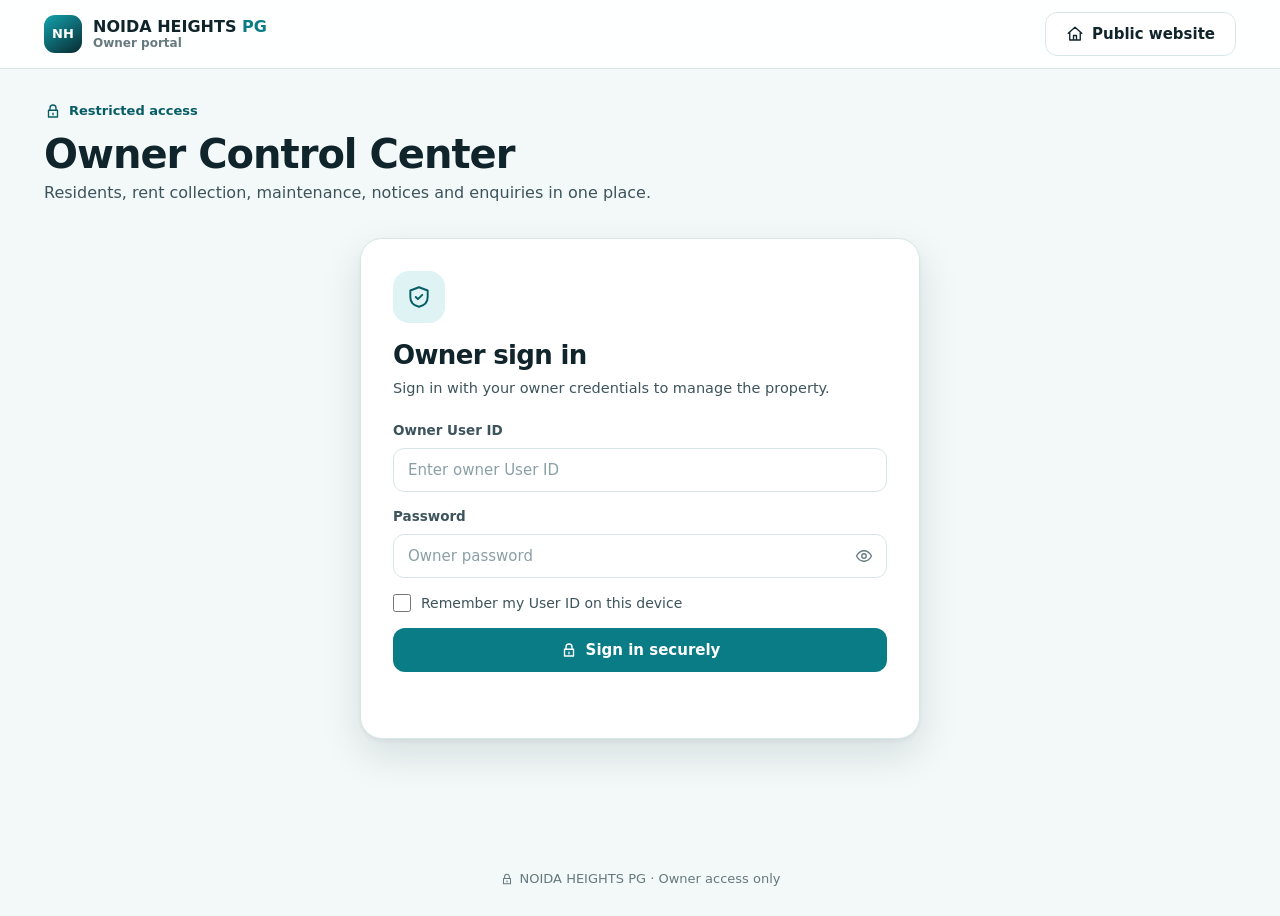
<file: admin.html>
<!doctype html>
<html lang="en">
<head>
<meta charset="utf-8"><meta name="viewport" content="width=device-width,initial-scale=1">
<meta name="theme-color" content="#092a31"><link rel="icon" href="favicon.svg" type="image/svg+xml"><link rel="icon" href="favicon.ico" sizes="any"><link rel="apple-touch-icon" href="apple-touch-icon.png"><meta http-equiv="Content-Security-Policy" content="default-src 'self'; script-src 'self'; style-src 'self' 'unsafe-inline' https://fonts.googleapis.com; font-src https://fonts.gstatic.com; img-src 'self' data: https://images.unsplash.com https://*.googleusercontent.com https://maps.gstatic.com https://maps.googleapis.com; connect-src 'self' https://script.google.com https://script.googleusercontent.com; form-action https://script.google.com https://script.googleusercontent.com; frame-src https://www.google.com https://maps.google.com; base-uri 'self'; object-src 'none'"><meta name="referrer" content="strict-origin-when-cross-origin">
<title>Owner Admin Portal | NOIDA HEIGHTS PG</title>
<meta name="robots" content="noindex,nofollow">
<link rel="preconnect" href="https://fonts.googleapis.com"><link rel="preconnect" href="https://fonts.gstatic.com" crossorigin><link rel="stylesheet" href="https://fonts.googleapis.com/css2?family=Bricolage+Grotesque:opsz,wght@12..96,600;12..96,700;12..96,800&family=Figtree:wght@400;500;600;700&display=swap"><link rel="stylesheet" href="style.css">
</head><body><svg width="0" height="0" style="position:absolute" aria-hidden="true"><symbol id="i-snow" viewBox="0 0 24 24"><path d="M12 3v18M4.2 7.5l15.6 9M19.8 7.5l-15.6 9"/></symbol><symbol id="i-bath" viewBox="0 0 24 24"><path d="M4 12h16v3a4 4 0 0 1-4 4H8a4 4 0 0 1-4-4v-3zM6 12V6a2 2 0 0 1 3.5-1.3"/></symbol><symbol id="i-door" viewBox="0 0 24 24"><path d="M5 21V4h14v17M3 21h18M15 12v.01"/></symbol><symbol id="i-cupboard" viewBox="0 0 24 24"><path d="M5 3h14v18H5zM12 3v18M9 11v2M15 11v2"/></symbol><symbol id="i-desk" viewBox="0 0 24 24"><path d="M3 9h18M5 9v11M19 9v11M9 13h6"/></symbol><symbol id="i-wifi" viewBox="0 0 24 24"><path d="M2 9a15 15 0 0 1 20 0M5 12.5a10 10 0 0 1 14 0M8.5 16a5 5 0 0 1 7 0M12 19.5v.01"/></symbol><symbol id="i-drop" viewBox="0 0 24 24"><path d="M12 3s6 6.5 6 11a6 6 0 0 1-12 0c0-4.5 6-11 6-11z"/></symbol><symbol id="i-washer" viewBox="0 0 24 24"><path d="M5 3h14v18H5zM5 8h14M12 18a4 4 0 1 0 0-8 4 4 0 0 0 0 8z"/></symbol><symbol id="i-fridge" viewBox="0 0 24 24"><path d="M6 3h12v18H6zM6 11h12M9 7v1M9 14v3"/></symbol><symbol id="i-lift" viewBox="0 0 24 24"><path d="M5 3h14v18H5zM12 3v18M8 10l1.5-2 1.5 2M13 14l1.5 2 1.5-2"/></symbol><symbol id="i-cam" viewBox="0 0 24 24"><path d="M3 8h13v8H3zM16 11l5-3v8l-5-3"/></symbol><symbol id="i-finger" viewBox="0 0 24 24"><path d="M12 4a6 6 0 0 0-6 6v2M12 8a2 2 0 0 0-2 2v4a6 6 0 0 0 .8 3M12 12v2.5a9 9 0 0 0 1.5 5M16 11v3a12 12 0 0 1-1 4M18 9.5V10a14 14 0 0 1-.5 4"/></symbol><symbol id="i-shield" viewBox="0 0 24 24"><path d="M12 3l8 3v6c0 5-3.5 8-8 9-4.5-1-8-4-8-9V6zM9 12l2 2 4-4"/></symbol><symbol id="i-sofa" viewBox="0 0 24 24"><path d="M5 11V8a2 2 0 0 1 2-2h10a2 2 0 0 1 2 2v3M3 12a2 2 0 0 1 4 0v2h10v-2a2 2 0 0 1 4 0v5H3zM6 17v3M18 17v3"/></symbol><symbol id="i-fork" viewBox="0 0 24 24"><path d="M7 3v8M5 3v5a2 2 0 0 0 4 0V3M7 11v10M17 3c-2 2-2 6 0 8v10"/></symbol><symbol id="i-train" viewBox="0 0 24 24"><path d="M7 3h10a2 2 0 0 1 2 2v10a3 3 0 0 1-3 3H8a3 3 0 0 1-3-3V5a2 2 0 0 1 2-2zM5 11h14M9 15h.01M15 15h.01M8 21l2-3M16 21l-2-3"/></symbol><symbol id="i-pin" viewBox="0 0 24 24"><path d="M12 21s7-6 7-11a7 7 0 0 0-14 0c0 5 7 11 7 11zM12 12a2 2 0 1 0 0-4 2 2 0 0 0 0 4"/></symbol><symbol id="i-phone" viewBox="0 0 24 24"><path d="M5 4h4l2 5-2.5 1.5a11 11 0 0 0 5 5L15 13l5 2v4a2 2 0 0 1-2 2A16 16 0 0 1 3 6a2 2 0 0 1 2-2"/></symbol><symbol id="i-chat" viewBox="0 0 24 24"><path d="M4 5h16v11H9l-5 4z"/></symbol><symbol id="i-bolt" viewBox="0 0 24 24"><path d="M13 3L5 13h6l-1 8 8-10h-6z"/></symbol><symbol id="i-cross" viewBox="0 0 24 24"><path d="M9 3h6v6h6v6h-6v6H9v-6H3V9h6z"/></symbol><symbol id="i-check" viewBox="0 0 24 24"><path d="M5 12.5l4.5 4.5L19 7.5"/></symbol><symbol id="i-x" viewBox="0 0 24 24"><path d="M6 6l12 12M18 6L6 18"/></symbol><symbol id="i-bike" viewBox="0 0 24 24"><path d="M6 17a3 3 0 1 0 0-6 3 3 0 0 0 0 6zM18 17a3 3 0 1 0 0-6 3 3 0 0 0 0 6zM6 14l4-7h4l4 7M10 7H8"/></symbol><symbol id="i-users" viewBox="0 0 24 24"><path d="M9 11a3 3 0 1 0 0-6 3 3 0 0 0 0 6zM3 20a6 6 0 0 1 12 0M16 5a3 3 0 0 1 0 6M18 14a6 6 0 0 1 3 6"/></symbol><symbol id="i-home" viewBox="0 0 24 24"><path d="M3 11l9-8 9 8M5 10v10h14V10M10 20v-6h4v6"/></symbol><symbol id="i-rupee" viewBox="0 0 24 24"><path d="M7 5h10M7 9h10M7 5c5 0 7 2 7 4s-2 4-7 4l7 6"/></symbol><symbol id="i-wrench" viewBox="0 0 24 24"><path d="M15 5a4 4 0 0 0-4.6 5.2L4 16.6V20h3.4l6.4-6.4A4 4 0 0 0 19 9l-2.5 2.5-2.5-.5-.5-2.5z"/></symbol><symbol id="i-bell" viewBox="0 0 24 24"><path d="M6 16v-5a6 6 0 0 1 12 0v5l1.5 2h-15zM10 20a2 2 0 0 0 4 0"/></symbol><symbol id="i-mail" viewBox="0 0 24 24"><path d="M3 6h18v12H3zM3 7l9 7 9-7"/></symbol><symbol id="i-calendar" viewBox="0 0 24 24"><path d="M4 6h16v14H4zM4 10h16M8 3v4M16 3v4"/></symbol><symbol id="i-chart" viewBox="0 0 24 24"><path d="M4 20V4M4 20h16M8 16v-5M12 16V8M16 16v-3"/></symbol><symbol id="i-alert" viewBox="0 0 24 24"><path d="M12 4l9 16H3zM12 10v4M12 17v.01"/></symbol><symbol id="i-clock" viewBox="0 0 24 24"><path d="M12 21a9 9 0 1 0 0-18 9 9 0 0 0 0 18zM12 7v5l3 2"/></symbol><symbol id="i-lock" viewBox="0 0 24 24"><path d="M6 11h12v9H6zM8 11V8a4 4 0 0 1 8 0v3M12 15v2"/></symbol><symbol id="i-eye" viewBox="0 0 24 24"><path d="M2 12s4-7 10-7 10 7 10 7-4 7-10 7S2 12 2 12zM12 15a3 3 0 1 0 0-6 3 3 0 0 0 0 6"/></symbol><symbol id="i-logout" viewBox="0 0 24 24"><path d="M10 4H5v16h5M15 8l4 4-4 4M19 12H9"/></symbol><symbol id="i-refresh" viewBox="0 0 24 24"><path d="M20 11a8 8 0 0 0-14-4L4 9M4 4v5h5M4 13a8 8 0 0 0 14 4l2-2M20 20v-5h-5"/></symbol><symbol id="i-plus" viewBox="0 0 24 24"><path d="M12 5v14M5 12h14"/></symbol><symbol id="i-download" viewBox="0 0 24 24"><path d="M12 4v11M7 11l5 5 5-5M5 20h14"/></symbol><symbol id="i-search" viewBox="0 0 24 24"><path d="M11 18a7 7 0 1 0 0-14 7 7 0 0 0 0 14zM20 20l-4-4"/></symbol><symbol id="i-edit" viewBox="0 0 24 24"><path d="M4 20h4L19 9l-4-4L4 16zM13 7l4 4"/></symbol><symbol id="i-trash" viewBox="0 0 24 24"><path d="M4 7h16M9 7V4h6v3M6 7l1 13h10l1-13M10 11v6M14 11v6"/></symbol><symbol id="i-bed" viewBox="0 0 24 24"><path d="M3 19V6M3 15h18v4M21 15v-3a3 3 0 0 0-3-3h-7v6M7 12.5a1.5 1.5 0 1 0 0-3 1.5 1.5 0 0 0 0 3"/></symbol><symbol id="i-key" viewBox="0 0 24 24"><path d="M8 15a4 4 0 1 1 3.9-5H21v3h-2v2h-3v-2h-4.1A4 4 0 0 1 8 15zM7.5 11v.01"/></symbol><symbol id="i-receipt" viewBox="0 0 24 24"><path d="M6 3h12v18l-3-2-3 2-3-2-3 2zM9 8h6M9 12h6"/></symbol><symbol id="i-wallet" viewBox="0 0 24 24"><path d="M3 7h16a2 2 0 0 1 2 2v9a2 2 0 0 1-2 2H5a2 2 0 0 1-2-2zM3 7l12-3v3M16 14h2"/></symbol><symbol id="i-clipboard" viewBox="0 0 24 24"><path d="M8 4h8v3H8zM6 5H5v16h14V5h-1M9 12h6M9 16h4"/></symbol><symbol id="i-plane" viewBox="0 0 24 24"><path d="M3 12l18-8-5 17-4-7zM12 14l9-10"/></symbol><symbol id="i-building" viewBox="0 0 24 24"><path d="M5 21V4h9v17M14 9h5v12M3 21h18M8 8h3M8 12h3M8 16h3"/></symbol><symbol id="i-idcard" viewBox="0 0 24 24"><path d="M3 6h18v12H3zM8 12a2 2 0 1 0 0-4 2 2 0 0 0 0 4zM5 16a3 3 0 0 1 6 0M14 10h4M14 14h3"/></symbol><symbol id="i-arrow" viewBox="0 0 24 24"><path d="M5 12h14M13 6l6 6-6 6"/></symbol><symbol id="i-ext" viewBox="0 0 24 24"><path d="M14 4h6v6M20 4l-9 9M18 14v6H4V6h6"/></symbol><symbol id="i-star" viewBox="0 0 24 24"><path d="M12 3l2.7 5.6 6.1.9-4.4 4.3 1 6.1L12 17l-5.4 2.9 1-6.1L3.2 9.5l6.1-.9z"/></symbol><symbol id="i-spark" viewBox="0 0 24 24"><path d="M12 3l1.8 5.2L19 10l-5.2 1.8L12 17l-1.8-5.2L5 10l5.2-1.8zM19 16l.8 2.2L22 19l-2.2.8L19 22l-.8-2.2L16 19l2.2-.8z"/></symbol><symbol id="i-user" viewBox="0 0 24 24"><path d="M12 12a4 4 0 1 0 0-8 4 4 0 0 0 0 8zM4 21a8 8 0 0 1 16 0"/></symbol><symbol id="i-megaphone" viewBox="0 0 24 24"><path d="M3 10v4h4l8 5V5L7 10zM18 9a4 4 0 0 1 0 6"/></symbol><symbol id="i-menu" viewBox="0 0 24 24"><path d="M4 7h16M4 12h16M4 17h16"/></symbol><symbol id="i-info" viewBox="0 0 24 24"><path d="M12 21a9 9 0 1 0 0-18 9 9 0 0 0 0 18zM12 11v5M12 8v.01"/></symbol><symbol id="i-copy" viewBox="0 0 24 24"><path d="M9 9h11v11H9zM5 15V4h11"/></symbol><symbol id="i-print" viewBox="0 0 24 24"><path d="M7 9V3h10v6M7 17H4v-7h16v7h-3M7 14h10v7H7z"/></symbol><symbol id="i-inbox" viewBox="0 0 24 24"><path d="M3 13l3-8h12l3 8v6H3zM3 13h5l1 2h6l1-2h5"/></symbol><symbol id="i-tag" viewBox="0 0 24 24"><path d="M3 12V4h8l10 10-8 8zM7.5 8.5v.01"/></symbol></svg>
<header class="portal-top"><div class="portal-top-in"><a class="admin-brand" href="index.html"><span class="admin-brand-mark">NH</span><span>NOIDA HEIGHTS <b>PG</b><small>Owner portal</small></span></a><div class="admin-top-actions"><a class="btn btn-light" href="index.html"><svg class="ic" aria-hidden="true"><use href="#i-home"/></svg>Public website</a></div></div></header>
<main class="admin-shell"><div class="admin-page-heading"><div class="admin-kicker"><svg class="ic" aria-hidden="true"><use href="#i-lock"/></svg>Restricted access</div><h1 class="admin-page-title">Owner Control Center</h1><p class="admin-subtitle">Residents, rent collection, maintenance, notices and enquiries in one place.</p></div>
<section class="owner-section" id="owner-area">
  <div class="owner-login-card" id="owner-login-card">
    <div><span class="login-ic"><svg class="ic" aria-hidden="true"><use href="#i-shield"/></svg></span><h2>Owner sign in</h2><p>Sign in with your owner credentials to manage the property.</p></div>
    <form id="owner-login-form" class="owner-login-form">
      <label>Owner User ID<input id="owner-userid" type="text" required autocomplete="username" placeholder="Enter owner User ID"></label>
      <label>Password<span class="pw"><input id="owner-password" type="password" required autocomplete="current-password" placeholder="Owner password"><button type="button" class="pw-toggle" data-toggle-pass="owner-password" aria-label="Show password"><svg class="ic" aria-hidden="true"><use href="#i-eye"/></svg></button></span></label>
      <label class="remember"><input type="checkbox" id="owner-remember"><span>Remember my User ID on this device</span></label><button class="btn btn-green btn-block" type="submit"><svg class="ic" aria-hidden="true"><use href="#i-lock"/></svg>Sign in securely</button>
      <p id="owner-login-msg" class="owner-msg" role="status"></p>
    </form>
  </div>
  <div id="owner-dashboard" class="owner-dashboard" hidden>
    <div class="owner-dash-head"><div><span class="label">Dashboard</span><h2>Today at a glance</h2><p id="owner-welcome">Occupancy, collections, dues and maintenance at a glance.</p></div><div class="owner-head-actions"><button class="btn btn-light" id="owner-logout"><svg class="ic" aria-hidden="true"><use href="#i-logout"/></svg>Log out</button></div></div>
    
    <div class="owner-metrics" id="owner-metrics"></div>
    <div class="owner-insight-grid" id="owner-insights"></div>
    <div class="owner-tabs" role="tablist"><button class="owner-tab active" data-tab="overview" aria-selected="true"><svg class="ic" aria-hidden="true"><use href="#i-chart"/></svg>Overview</button><button class="owner-tab" data-tab="students" aria-selected="false"><svg class="ic" aria-hidden="true"><use href="#i-users"/></svg>Students</button><button class="owner-tab" data-tab="fees"><svg class="ic" aria-hidden="true"><use href="#i-wallet"/></svg>Fee records</button><button class="owner-tab" data-tab="maintenance"><svg class="ic" aria-hidden="true"><use href="#i-wrench"/></svg>Maintenance</button><button class="owner-tab" data-tab="enquiries"><svg class="ic" aria-hidden="true"><use href="#i-inbox"/></svg>Enquiries</button><button class="owner-tab" data-tab="leaves"><svg class="ic" aria-hidden="true"><use href="#i-plane"/></svg>Leave requests</button><button class="owner-tab" data-tab="notices"><svg class="ic" aria-hidden="true"><use href="#i-megaphone"/></svg>Notices</button><button class="owner-tab" data-tab="expenses"><svg class="ic" aria-hidden="true"><use href="#i-receipt"/></svg>Expenses</button><button class="owner-tab" data-tab="security"><svg class="ic" aria-hidden="true"><use href="#i-lock"/></svg>Security</button></div>
    <section class="owner-pane active" id="pane-overview">
      <div class="owner-pane-head"><div><h3>Property overview</h3><p>Admissions, collections, pending dues and resident care.</p></div><button class="btn btn-light" id="overview-refresh"><svg class="ic" aria-hidden="true"><use href="#i-refresh"/></svg>Refresh</button></div>
      <div class="overview-quick-actions"><button class="quick-action tone-indigo" data-jump="students"><span class="qa-ic"><svg class="ic" aria-hidden="true"><use href="#i-plus"/></svg></span><b>New admission</b><small>Create resident ID & login</small></button><button class="quick-action tone-emerald" data-jump="fees"><span class="qa-ic"><svg class="ic" aria-hidden="true"><use href="#i-rupee"/></svg></span><b>Record payment</b><small>Update the fee ledger</small></button><button class="quick-action tone-amber" data-jump="maintenance"><span class="qa-ic"><svg class="ic" aria-hidden="true"><use href="#i-wrench"/></svg></span><b>Manage repairs</b><small>Track open requests</small></button><button class="quick-action tone-rose" data-jump="notices"><span class="qa-ic"><svg class="ic" aria-hidden="true"><use href="#i-megaphone"/></svg></span><b>Publish notice</b><small>Update residents</small></button></div>
      <div class="overview-grid">
        <article class="overview-card overview-chart-card"><div class="overview-card-head"><div><span class="overview-eyebrow">CASH FLOW</span><h4>Collections · last 6 months</h4></div></div><div id="owner-collection-chart" class="collection-chart" aria-label="Monthly collections chart"></div></article>
        <article class="overview-card"><div class="overview-card-head"><div><span class="overview-eyebrow">FOLLOW-UP QUEUE</span><h4>Fee dues to review</h4></div><button class="text-action" data-jump="fees">Open ledger <svg class="ic" aria-hidden="true"><use href="#i-arrow"/></svg></button></div><div id="owner-dues-watch" class="dues-watch"></div></article>
        <article class="overview-card"><div class="overview-card-head"><div><span class="overview-eyebrow">ROOM DIRECTORY</span><h4>Assigned rooms</h4></div><button class="text-action" data-jump="students">Manage residents <svg class="ic" aria-hidden="true"><use href="#i-arrow"/></svg></button></div><div id="owner-room-board" class="room-board"></div></article>
        <article class="overview-card"><div class="overview-card-head"><div><span class="overview-eyebrow">RECENT ACTIVITY</span><h4>Latest recorded activity</h4></div></div><div id="owner-recent-activity" class="activity-list"></div></article>
      </div>
      <div class="overview-export-row"><div><b><svg class="ic" aria-hidden="true"><use href="#i-download"/></svg>Reports</b><span>Export records for monthly reconciliation.</span></div><div class="overview-export-actions"><button class="btn btn-light" data-export="students"><svg class="ic" aria-hidden="true"><use href="#i-download"/></svg>Students CSV</button><button class="btn btn-light" data-export="payments"><svg class="ic" aria-hidden="true"><use href="#i-download"/></svg>Payments CSV</button><button class="btn btn-light" data-export="expenses"><svg class="ic" aria-hidden="true"><use href="#i-download"/></svg>Expenses CSV</button></div></div>
    </section>
    <section class="owner-pane" id="pane-students">
      <div class="owner-pane-head"><div><h3>Student directory</h3><p>Add, edit, search or remove residents.</p></div><button class="btn btn-green" id="add-student-btn"><svg class="ic" aria-hidden="true"><use href="#i-plus"/></svg>Add student</button></div>
      <div class="owner-directory-tools"><div class="owner-search"><span class="search-ic"><svg class="ic" aria-hidden="true"><use href="#i-search"/></svg></span><input id="student-search" placeholder="Search name, student ID, room or phone" aria-label="Search resident directory"></div><select id="student-status-filter" aria-label="Filter students by status"><option value="">All statuses</option><option>Active</option><option>Notice period</option><option>Checked out</option></select><span id="student-result-count" class="result-count"></span></div>
      <div class="owner-table-wrap"><table class="owner-table"><thead><tr><th>Student</th><th>Contact</th><th>Room / bed</th><th>Service plan</th><th>Joined</th><th>Monthly fee</th><th>Actions</th></tr></thead><tbody id="students-body"></tbody></table></div>
      <form id="student-form" class="owner-form" hidden>
        <h3 id="student-form-title">Add student</h3><input type="hidden" id="student-id">
        <div class="owner-form-grid">
          <label>Unique Student ID<input id="student-id-display" readonly placeholder="Generated automatically" aria-describedby="student-id-help"><small id="student-id-help">System-generated ID; it will also be the student User ID.</small></label><label>Full name *<input id="student-name" required></label><label>Phone *<input id="student-phone" required type="tel"></label>
          <label>Email<input id="student-email" type="email"></label><label>Room / bed<input id="student-room" placeholder="e.g. 203 / Bed B"></label>
          <label>Room plan<select id="student-plan"><option>Triple Sharing</option><option>Double Sharing</option><option>Private Room</option></select></label>
          <label>Services taken<select id="student-service"><option value="Room only">Room only</option><option value="Room + Food">Room + Food</option><option value="Food only">Food only</option></select></label>
          <label>Monthly fee (₹)<input id="student-fee" type="number" min="0" required></label><label>Joining date *<input id="student-joined" type="date" required></label>
          <label>Fee paid (₹)<input id="student-paid" type="number" min="0" value="0"></label><label>Last payment date<input id="student-paid-date" type="date"></label>
          <label>Next due date<input id="student-due" type="date"></label><label>Security deposit (₹)<input id="student-deposit" type="number" min="0" value="0"></label><label>Bed number / label<input id="student-bed" placeholder="e.g. Bed A"></label><label>Student status<select id="student-status"><option>Active</option><option>Notice period</option><option>Checked out</option></select></label><label>Parent / guardian name<input id="student-guardian" placeholder="Full name"></label><label>Guardian phone<input id="student-guardian-phone" type="tel"></label><label>Emergency contact<input id="student-emergency" type="tel"></label><label>College / workplace<input id="student-college" placeholder="College or company"></label><label>Food preference<select id="student-food"><option>Standard</option><option>Vegetarian</option><option>Jain</option><option>Non-vegetarian</option><option>No food plan</option></select></label><label>Identity proof type<select id="student-idproof-type"><option>Not recorded</option><option>Aadhaar</option><option>Passport</option><option>Driving licence</option><option>Voter ID</option><option>Other</option></select></label><label>Identity proof number<input id="student-idproof-number" placeholder="Store only if necessary" autocomplete="off" maxlength="30"></label><label>Agreement status<select id="student-agreement"><option>Pending</option><option>Signed</option><option>Not required</option></select></label><label>Planned checkout date<input id="student-checkout" type="date"></label><label class="owner-wide">Permanent address<input id="student-address" placeholder="City, state (avoid unnecessary sensitive details)"></label><label class="owner-wide">Notes<textarea id="student-notes" rows="2"></textarea></label>
        </div><div class="owner-form-actions"><button class="btn btn-green" type="submit"><svg class="ic" aria-hidden="true"><use href="#i-check"/></svg>Save student</button><button class="btn btn-light" type="button" id="cancel-student">Cancel</button></div><p class="owner-msg" id="student-form-msg"></p>
      </form>
    </section>
    <section class="owner-pane" id="pane-fees">
      <div class="owner-pane-head"><div><h3>Fee & payment ledger</h3><p>Record each payment and track pending amounts.</p></div><button class="btn btn-green" id="add-payment-btn"><svg class="ic" aria-hidden="true"><use href="#i-plus"/></svg>Record payment</button></div>
      <form id="payment-form" class="owner-form" hidden><h3>Record student payment</h3><div class="owner-form-grid">
        <label>Student<select id="payment-student" required></select></label><label>Amount paid (₹)<input id="payment-amount" type="number" min="1" required></label>
        <label>Payment date<input id="payment-date" type="date" required></label><label>Payment method<select id="payment-method"><option>UPI</option><option>Cash</option><option>Bank transfer</option><option>Other</option></select></label>
        <label>For month<input id="payment-month" type="month"></label><label>Reference / receipt<input id="payment-ref"></label>
        <label class="owner-wide">Notes<textarea id="payment-notes" rows="2"></textarea></label>
      </div><div class="owner-form-actions"><button class="btn btn-green" type="submit"><svg class="ic" aria-hidden="true"><use href="#i-check"/></svg>Save payment</button><button class="btn btn-light" type="button" id="cancel-payment">Cancel</button></div><p id="payment-msg" class="owner-msg"></p></form>
      <div class="owner-table-wrap"><table class="owner-table"><thead><tr><th>Date</th><th>Student</th><th>Amount</th><th>Method</th><th>For month</th><th>Reference</th><th>Action</th></tr></thead><tbody id="payments-body"></tbody></table></div>
    </section>
    <section class="owner-pane" id="pane-maintenance">
      <div class="owner-pane-head"><div><h3>Maintenance & complaints</h3><p>Log repairs, assign responsibility and update status.</p></div><button class="btn btn-green" id="add-maintenance-btn"><svg class="ic" aria-hidden="true"><use href="#i-plus"/></svg>Add request</button></div>
      <form id="maintenance-form" class="owner-form" hidden><h3>New maintenance request</h3><div class="owner-form-grid">
        <label>Student / reporter<input id="maintenance-reporter" required></label><label>Room / area<input id="maintenance-area" required placeholder="Room 203 / kitchen"></label>
        <label>Issue type<select id="maintenance-type"><option>Plumbing</option><option>Electrical</option><option>Cleaning</option><option>Furniture</option><option>WiFi</option><option>Appliance</option><option>Other</option></select></label>
        <label>Priority<select id="maintenance-priority"><option>Normal</option><option>Urgent</option><option>Low</option></select></label>
        <label>Reported date<input id="maintenance-date" type="date" required></label><label>Estimated cost (₹)<input id="maintenance-cost" type="number" min="0" value="0"></label>
        <label>Assigned to<input id="maintenance-assigned" placeholder="Caretaker / technician"></label><label>Status<select id="maintenance-status"><option>Open</option><option>In progress</option><option>Completed</option><option>Cancelled</option></select></label>
        <label class="owner-wide">Issue details<textarea id="maintenance-details" rows="3" required></textarea></label>
      </div><div class="owner-form-actions"><button class="btn btn-green" type="submit"><svg class="ic" aria-hidden="true"><use href="#i-check"/></svg>Save request</button><button class="btn btn-light" type="button" id="cancel-maintenance">Cancel</button></div><p id="maintenance-msg" class="owner-msg"></p></form>
      <div class="owner-table-wrap"><table class="owner-table"><thead><tr><th>Date</th><th>Reporter / area</th><th>Issue</th><th>Priority</th><th>Cost</th><th>Status</th><th>Actions</th></tr></thead><tbody id="maintenance-body"></tbody></table></div>
      <div class="owner-pane-head" style="margin-top:28px"><div><h3>Resident-submitted tickets</h3><p>Requests raised from the Student Resident Portal.</p></div></div><div class="owner-table-wrap"><table class="owner-table"><thead><tr><th>Date</th><th>Student / room</th><th>Category & details</th><th>Priority</th><th>Status</th></tr></thead><tbody id="resident-tickets-body"></tbody></table></div>
    </section>
    <section class="owner-pane" id="pane-enquiries"><div class="owner-pane-head"><div><h3>Website enquiries</h3><p>Recent prospective student enquiries.</p></div><button class="btn btn-light" id="refresh-data"><svg class="ic" aria-hidden="true"><use href="#i-refresh"/></svg>Refresh</button></div><div class="owner-table-wrap"><table class="owner-table"><thead><tr><th>Date</th><th>Name</th><th>Phone</th><th>Email</th><th>Room</th><th>Status</th></tr></thead><tbody id="enquiries-body"></tbody></table></div></section>
    <section class="owner-pane" id="pane-leaves"><div class="owner-pane-head"><div><h3>Leave & outstation requests</h3><p>Review resident travel dates, destination, emergency number and approve or decline.</p></div><button class="btn btn-light" id="refresh-leaves"><svg class="ic" aria-hidden="true"><use href="#i-refresh"/></svg>Refresh</button></div><div class="owner-table-wrap"><table class="owner-table"><thead><tr><th>Student / room</th><th>Dates</th><th>Destination / reason</th><th>Emergency contact</th><th>Status / action</th></tr></thead><tbody id="leaves-body"></tbody></table></div></section>
    <section class="owner-pane" id="pane-notices"><div class="owner-pane-head"><div><h3>Notice board</h3><p>Publish announcements about fees, cleaning, maintenance, visitor rules or events.</p></div></div><form id="notice-form" class="owner-form"><div class="owner-form-grid"><label>Notice title *<input id="notice-title" required placeholder="e.g. Monthly fee due date"></label><label>Category<select id="notice-category"><option>General</option><option>Fees</option><option>Maintenance</option><option>Food / Mess</option><option>Rules</option><option>Emergency</option><option>Events</option></select></label><label>Audience<select id="notice-audience"><option>All residents</option><option>Active residents</option><option>Room-specific</option></select></label><label>Priority<select id="notice-priority"><option>Normal</option><option>Important</option><option>Urgent</option></select></label><label>Target room (only for room-specific)<input id="notice-target-room" placeholder="Exact room label, e.g. 203 / Bed B"></label><label>Publish date<input id="notice-date" type="date" required></label><label>Expiry date<input id="notice-expiry" type="date"></label><label class="owner-wide">Message *<textarea id="notice-body" rows="4" required placeholder="Write a clear message for residents…"></textarea></label></div><div class="owner-form-actions"><button class="btn btn-green" type="submit"><svg class="ic" aria-hidden="true"><use href="#i-megaphone"/></svg>Publish notice</button></div><p id="notice-msg" class="owner-msg"></p></form><div class="owner-table-wrap"><table class="owner-table"><thead><tr><th>Publish date</th><th>Notice</th><th>Category</th><th>Audience</th><th>Priority</th><th>Action</th></tr></thead><tbody id="notices-body"></tbody></table></div></section>
    <section class="owner-pane" id="pane-expenses"><div class="owner-pane-head"><div><h3>Property expenses</h3><p>Track repairs, groceries, utilities, salaries and other operating costs.</p></div><strong id="expense-total">₹0</strong></div><form id="expense-form" class="owner-form"><div class="owner-form-grid"><label>Date *<input id="expense-date" type="date" required></label><label>Category *<select id="expense-category"><option>Utilities</option><option>Groceries / Food</option><option>Maintenance</option><option>Staff / Salary</option><option>Internet</option><option>Cleaning</option><option>Supplies</option><option>Other</option></select></label><label>Amount (₹) *<input id="expense-amount" type="number" min="1" required></label><label>Vendor / paid to<input id="expense-vendor"></label><label>Payment method<select id="expense-method"><option>UPI</option><option>Cash</option><option>Bank transfer</option><option>Card</option><option>Other</option></select></label><label>Reference / bill no.<input id="expense-ref"></label><label class="owner-wide">Description<input id="expense-description" required placeholder="What was purchased or paid for?"></label></div><div class="owner-form-actions"><button class="btn btn-green" type="submit"><svg class="ic" aria-hidden="true"><use href="#i-receipt"/></svg>Record expense</button></div><p id="expense-msg" class="owner-msg"></p></form><div class="owner-table-wrap"><table class="owner-table"><thead><tr><th>Date</th><th>Category</th><th>Description</th><th>Vendor</th><th>Method / ref</th><th>Amount</th><th>Action</th></tr></thead><tbody id="expenses-body"></tbody></table></div></section>
    <section class="owner-pane" id="pane-security"><div class="owner-pane-head"><div><h3>Account security</h3><p>Change your owner password. Use at least 8 characters with letters and numbers.</p></div></div>
<form id="password-form" class="owner-form" autocomplete="off"><div class="owner-form-grid"><label>Current password<input id="pw-current" type="password" required autocomplete="current-password"></label><label>New password<input id="pw-new" type="password" required minlength="8" autocomplete="new-password"></label><label>Confirm new password<input id="pw-confirm" type="password" required minlength="8" autocomplete="new-password"></label></div><div class="owner-form-actions"><button class="btn btn-green" type="submit"><svg class="ic" aria-hidden="true"><use href="#i-lock"/></svg>Update password</button></div><p id="password-msg" class="owner-msg" role="status"></p></form>
<div class="sec-tips"><div><svg class="ic" aria-hidden="true"><use href="#i-key"/></svg><b>Resident logins</b><span>Use "Reset login" in the Students tab to issue a new temporary password.</span></div><div><svg class="ic" aria-hidden="true"><use href="#i-clock"/></svg><b>Auto sign-out</b><span>Sessions end after 15 minutes of inactivity.</span></div><div><svg class="ic" aria-hidden="true"><use href="#i-shield"/></svg><b>Lockout</b><span>Five wrong attempts pause sign-in for 15 minutes.</span></div></div></section>
    <p id="dashboard-msg" class="owner-msg" role="status"></p>
  </div>
</section>
</main><div class="admin-footer"><svg class="ic" aria-hidden="true"><use href="#i-lock"/></svg>NOIDA HEIGHTS PG · Owner access only</div>
<script src="script.js"></script>
</body></html>
</file>
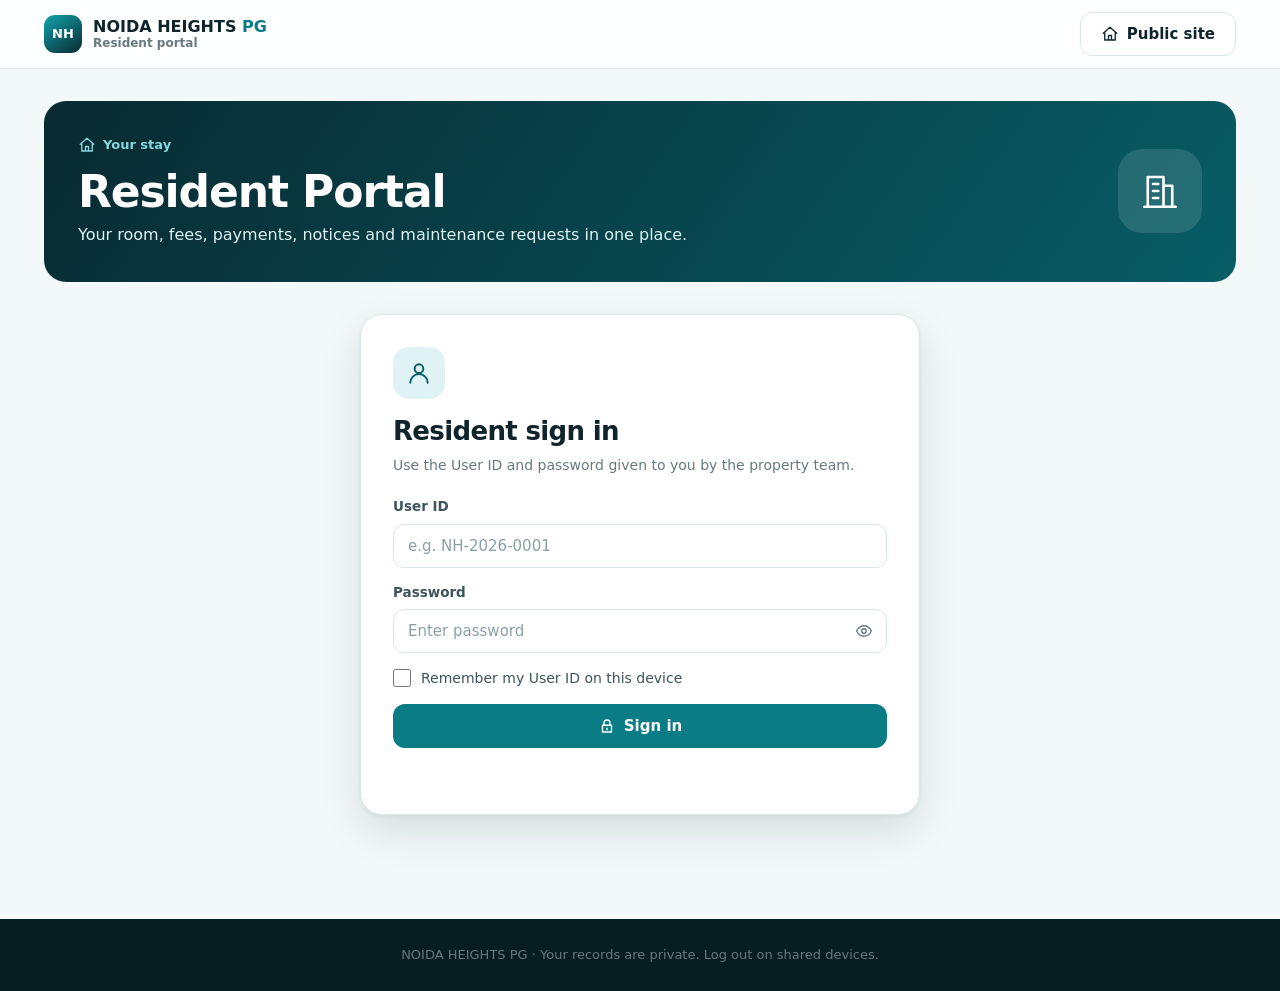
<file: student.html>
<!doctype html>
<html lang="en"><head><meta charset="utf-8"><meta name="viewport" content="width=device-width,initial-scale=1"><meta name="theme-color" content="#092a31"><link rel="icon" href="favicon.svg" type="image/svg+xml"><link rel="icon" href="favicon.ico" sizes="any"><link rel="apple-touch-icon" href="apple-touch-icon.png"><meta http-equiv="Content-Security-Policy" content="default-src 'self'; script-src 'self'; style-src 'self' 'unsafe-inline' https://fonts.googleapis.com; font-src https://fonts.gstatic.com; img-src 'self' data: https://images.unsplash.com https://*.googleusercontent.com https://maps.gstatic.com https://maps.googleapis.com; connect-src 'self' https://script.google.com https://script.googleusercontent.com; form-action https://script.google.com https://script.googleusercontent.com; frame-src https://www.google.com https://maps.google.com; base-uri 'self'; object-src 'none'"><meta name="referrer" content="strict-origin-when-cross-origin"><meta name="robots" content="noindex,nofollow"><title>Resident Portal | NOIDA HEIGHTS PG</title><link rel="preconnect" href="https://fonts.googleapis.com"><link rel="preconnect" href="https://fonts.gstatic.com" crossorigin><link rel="stylesheet" href="https://fonts.googleapis.com/css2?family=Bricolage+Grotesque:opsz,wght@12..96,600;12..96,700;12..96,800&family=Figtree:wght@400;500;600;700&display=swap"><link rel="stylesheet" href="style.css"></head><body><svg width="0" height="0" style="position:absolute" aria-hidden="true"><symbol id="i-snow" viewBox="0 0 24 24"><path d="M12 3v18M4.2 7.5l15.6 9M19.8 7.5l-15.6 9"/></symbol><symbol id="i-bath" viewBox="0 0 24 24"><path d="M4 12h16v3a4 4 0 0 1-4 4H8a4 4 0 0 1-4-4v-3zM6 12V6a2 2 0 0 1 3.5-1.3"/></symbol><symbol id="i-door" viewBox="0 0 24 24"><path d="M5 21V4h14v17M3 21h18M15 12v.01"/></symbol><symbol id="i-cupboard" viewBox="0 0 24 24"><path d="M5 3h14v18H5zM12 3v18M9 11v2M15 11v2"/></symbol><symbol id="i-desk" viewBox="0 0 24 24"><path d="M3 9h18M5 9v11M19 9v11M9 13h6"/></symbol><symbol id="i-wifi" viewBox="0 0 24 24"><path d="M2 9a15 15 0 0 1 20 0M5 12.5a10 10 0 0 1 14 0M8.5 16a5 5 0 0 1 7 0M12 19.5v.01"/></symbol><symbol id="i-drop" viewBox="0 0 24 24"><path d="M12 3s6 6.5 6 11a6 6 0 0 1-12 0c0-4.5 6-11 6-11z"/></symbol><symbol id="i-washer" viewBox="0 0 24 24"><path d="M5 3h14v18H5zM5 8h14M12 18a4 4 0 1 0 0-8 4 4 0 0 0 0 8z"/></symbol><symbol id="i-fridge" viewBox="0 0 24 24"><path d="M6 3h12v18H6zM6 11h12M9 7v1M9 14v3"/></symbol><symbol id="i-lift" viewBox="0 0 24 24"><path d="M5 3h14v18H5zM12 3v18M8 10l1.5-2 1.5 2M13 14l1.5 2 1.5-2"/></symbol><symbol id="i-cam" viewBox="0 0 24 24"><path d="M3 8h13v8H3zM16 11l5-3v8l-5-3"/></symbol><symbol id="i-finger" viewBox="0 0 24 24"><path d="M12 4a6 6 0 0 0-6 6v2M12 8a2 2 0 0 0-2 2v4a6 6 0 0 0 .8 3M12 12v2.5a9 9 0 0 0 1.5 5M16 11v3a12 12 0 0 1-1 4M18 9.5V10a14 14 0 0 1-.5 4"/></symbol><symbol id="i-shield" viewBox="0 0 24 24"><path d="M12 3l8 3v6c0 5-3.5 8-8 9-4.5-1-8-4-8-9V6zM9 12l2 2 4-4"/></symbol><symbol id="i-sofa" viewBox="0 0 24 24"><path d="M5 11V8a2 2 0 0 1 2-2h10a2 2 0 0 1 2 2v3M3 12a2 2 0 0 1 4 0v2h10v-2a2 2 0 0 1 4 0v5H3zM6 17v3M18 17v3"/></symbol><symbol id="i-fork" viewBox="0 0 24 24"><path d="M7 3v8M5 3v5a2 2 0 0 0 4 0V3M7 11v10M17 3c-2 2-2 6 0 8v10"/></symbol><symbol id="i-train" viewBox="0 0 24 24"><path d="M7 3h10a2 2 0 0 1 2 2v10a3 3 0 0 1-3 3H8a3 3 0 0 1-3-3V5a2 2 0 0 1 2-2zM5 11h14M9 15h.01M15 15h.01M8 21l2-3M16 21l-2-3"/></symbol><symbol id="i-pin" viewBox="0 0 24 24"><path d="M12 21s7-6 7-11a7 7 0 0 0-14 0c0 5 7 11 7 11zM12 12a2 2 0 1 0 0-4 2 2 0 0 0 0 4"/></symbol><symbol id="i-phone" viewBox="0 0 24 24"><path d="M5 4h4l2 5-2.5 1.5a11 11 0 0 0 5 5L15 13l5 2v4a2 2 0 0 1-2 2A16 16 0 0 1 3 6a2 2 0 0 1 2-2"/></symbol><symbol id="i-chat" viewBox="0 0 24 24"><path d="M4 5h16v11H9l-5 4z"/></symbol><symbol id="i-bolt" viewBox="0 0 24 24"><path d="M13 3L5 13h6l-1 8 8-10h-6z"/></symbol><symbol id="i-cross" viewBox="0 0 24 24"><path d="M9 3h6v6h6v6h-6v6H9v-6H3V9h6z"/></symbol><symbol id="i-check" viewBox="0 0 24 24"><path d="M5 12.5l4.5 4.5L19 7.5"/></symbol><symbol id="i-x" viewBox="0 0 24 24"><path d="M6 6l12 12M18 6L6 18"/></symbol><symbol id="i-bike" viewBox="0 0 24 24"><path d="M6 17a3 3 0 1 0 0-6 3 3 0 0 0 0 6zM18 17a3 3 0 1 0 0-6 3 3 0 0 0 0 6zM6 14l4-7h4l4 7M10 7H8"/></symbol><symbol id="i-users" viewBox="0 0 24 24"><path d="M9 11a3 3 0 1 0 0-6 3 3 0 0 0 0 6zM3 20a6 6 0 0 1 12 0M16 5a3 3 0 0 1 0 6M18 14a6 6 0 0 1 3 6"/></symbol><symbol id="i-home" viewBox="0 0 24 24"><path d="M3 11l9-8 9 8M5 10v10h14V10M10 20v-6h4v6"/></symbol><symbol id="i-rupee" viewBox="0 0 24 24"><path d="M7 5h10M7 9h10M7 5c5 0 7 2 7 4s-2 4-7 4l7 6"/></symbol><symbol id="i-wrench" viewBox="0 0 24 24"><path d="M15 5a4 4 0 0 0-4.6 5.2L4 16.6V20h3.4l6.4-6.4A4 4 0 0 0 19 9l-2.5 2.5-2.5-.5-.5-2.5z"/></symbol><symbol id="i-bell" viewBox="0 0 24 24"><path d="M6 16v-5a6 6 0 0 1 12 0v5l1.5 2h-15zM10 20a2 2 0 0 0 4 0"/></symbol><symbol id="i-mail" viewBox="0 0 24 24"><path d="M3 6h18v12H3zM3 7l9 7 9-7"/></symbol><symbol id="i-calendar" viewBox="0 0 24 24"><path d="M4 6h16v14H4zM4 10h16M8 3v4M16 3v4"/></symbol><symbol id="i-chart" viewBox="0 0 24 24"><path d="M4 20V4M4 20h16M8 16v-5M12 16V8M16 16v-3"/></symbol><symbol id="i-alert" viewBox="0 0 24 24"><path d="M12 4l9 16H3zM12 10v4M12 17v.01"/></symbol><symbol id="i-clock" viewBox="0 0 24 24"><path d="M12 21a9 9 0 1 0 0-18 9 9 0 0 0 0 18zM12 7v5l3 2"/></symbol><symbol id="i-lock" viewBox="0 0 24 24"><path d="M6 11h12v9H6zM8 11V8a4 4 0 0 1 8 0v3M12 15v2"/></symbol><symbol id="i-eye" viewBox="0 0 24 24"><path d="M2 12s4-7 10-7 10 7 10 7-4 7-10 7S2 12 2 12zM12 15a3 3 0 1 0 0-6 3 3 0 0 0 0 6"/></symbol><symbol id="i-logout" viewBox="0 0 24 24"><path d="M10 4H5v16h5M15 8l4 4-4 4M19 12H9"/></symbol><symbol id="i-refresh" viewBox="0 0 24 24"><path d="M20 11a8 8 0 0 0-14-4L4 9M4 4v5h5M4 13a8 8 0 0 0 14 4l2-2M20 20v-5h-5"/></symbol><symbol id="i-plus" viewBox="0 0 24 24"><path d="M12 5v14M5 12h14"/></symbol><symbol id="i-download" viewBox="0 0 24 24"><path d="M12 4v11M7 11l5 5 5-5M5 20h14"/></symbol><symbol id="i-search" viewBox="0 0 24 24"><path d="M11 18a7 7 0 1 0 0-14 7 7 0 0 0 0 14zM20 20l-4-4"/></symbol><symbol id="i-edit" viewBox="0 0 24 24"><path d="M4 20h4L19 9l-4-4L4 16zM13 7l4 4"/></symbol><symbol id="i-trash" viewBox="0 0 24 24"><path d="M4 7h16M9 7V4h6v3M6 7l1 13h10l1-13M10 11v6M14 11v6"/></symbol><symbol id="i-bed" viewBox="0 0 24 24"><path d="M3 19V6M3 15h18v4M21 15v-3a3 3 0 0 0-3-3h-7v6M7 12.5a1.5 1.5 0 1 0 0-3 1.5 1.5 0 0 0 0 3"/></symbol><symbol id="i-key" viewBox="0 0 24 24"><path d="M8 15a4 4 0 1 1 3.9-5H21v3h-2v2h-3v-2h-4.1A4 4 0 0 1 8 15zM7.5 11v.01"/></symbol><symbol id="i-receipt" viewBox="0 0 24 24"><path d="M6 3h12v18l-3-2-3 2-3-2-3 2zM9 8h6M9 12h6"/></symbol><symbol id="i-wallet" viewBox="0 0 24 24"><path d="M3 7h16a2 2 0 0 1 2 2v9a2 2 0 0 1-2 2H5a2 2 0 0 1-2-2zM3 7l12-3v3M16 14h2"/></symbol><symbol id="i-clipboard" viewBox="0 0 24 24"><path d="M8 4h8v3H8zM6 5H5v16h14V5h-1M9 12h6M9 16h4"/></symbol><symbol id="i-plane" viewBox="0 0 24 24"><path d="M3 12l18-8-5 17-4-7zM12 14l9-10"/></symbol><symbol id="i-building" viewBox="0 0 24 24"><path d="M5 21V4h9v17M14 9h5v12M3 21h18M8 8h3M8 12h3M8 16h3"/></symbol><symbol id="i-idcard" viewBox="0 0 24 24"><path d="M3 6h18v12H3zM8 12a2 2 0 1 0 0-4 2 2 0 0 0 0 4zM5 16a3 3 0 0 1 6 0M14 10h4M14 14h3"/></symbol><symbol id="i-arrow" viewBox="0 0 24 24"><path d="M5 12h14M13 6l6 6-6 6"/></symbol><symbol id="i-ext" viewBox="0 0 24 24"><path d="M14 4h6v6M20 4l-9 9M18 14v6H4V6h6"/></symbol><symbol id="i-star" viewBox="0 0 24 24"><path d="M12 3l2.7 5.6 6.1.9-4.4 4.3 1 6.1L12 17l-5.4 2.9 1-6.1L3.2 9.5l6.1-.9z"/></symbol><symbol id="i-spark" viewBox="0 0 24 24"><path d="M12 3l1.8 5.2L19 10l-5.2 1.8L12 17l-1.8-5.2L5 10l5.2-1.8zM19 16l.8 2.2L22 19l-2.2.8L19 22l-.8-2.2L16 19l2.2-.8z"/></symbol><symbol id="i-user" viewBox="0 0 24 24"><path d="M12 12a4 4 0 1 0 0-8 4 4 0 0 0 0 8zM4 21a8 8 0 0 1 16 0"/></symbol><symbol id="i-megaphone" viewBox="0 0 24 24"><path d="M3 10v4h4l8 5V5L7 10zM18 9a4 4 0 0 1 0 6"/></symbol><symbol id="i-menu" viewBox="0 0 24 24"><path d="M4 7h16M4 12h16M4 17h16"/></symbol><symbol id="i-info" viewBox="0 0 24 24"><path d="M12 21a9 9 0 1 0 0-18 9 9 0 0 0 0 18zM12 11v5M12 8v.01"/></symbol><symbol id="i-copy" viewBox="0 0 24 24"><path d="M9 9h11v11H9zM5 15V4h11"/></symbol><symbol id="i-print" viewBox="0 0 24 24"><path d="M7 9V3h10v6M7 17H4v-7h16v7h-3M7 14h10v7H7z"/></symbol><symbol id="i-inbox" viewBox="0 0 24 24"><path d="M3 13l3-8h12l3 8v6H3zM3 13h5l1 2h6l1-2h5"/></symbol><symbol id="i-tag" viewBox="0 0 24 24"><path d="M3 12V4h8l10 10-8 8zM7.5 8.5v.01"/></symbol></svg>
<header class="portal-top"><div class="portal-top-in"><a class="admin-brand" href="index.html"><span class="admin-brand-mark">NH</span><span>NOIDA HEIGHTS <b>PG</b><small>Resident portal</small></span></a><div style="display:flex;gap:8px"><a class="btn btn-light" href="index.html"><svg class="ic" aria-hidden="true"><use href="#i-home"/></svg>Public site</a><button class="btn btn-light resident-hidden" id="resident-logout"><svg class="ic" aria-hidden="true"><use href="#i-logout"/></svg>Log out</button></div></div></header>
<main class="resident-shell"><section class="resident-hero"><div><div class="resident-kicker"><svg class="ic" aria-hidden="true"><use href="#i-home"/></svg>Your stay</div><h1>Resident Portal</h1><p>Your room, fees, payments, notices and maintenance requests in one place.</p></div><div class="hero-badge" aria-hidden="true"><svg class="ic" aria-hidden="true"><use href="#i-building"/></svg></div></section>
<section id="resident-login-card" class="resident-login-card"><span class="login-ic"><svg class="ic" aria-hidden="true"><use href="#i-user"/></svg></span><h2>Resident sign in</h2><p style="color:var(--ink-3);font-size:14px">Use the User ID and password given to you by the property team.</p><form id="resident-login-form" class="resident-login-form"><label>User ID<input id="resident-userid" required autocomplete="username" placeholder="e.g. NH-2026-0001" autocapitalize="characters" spellcheck="false"></label><label>Password<span class="pw"><input id="resident-password" type="password" required autocomplete="current-password" placeholder="Enter password"><button type="button" class="pw-toggle" data-toggle-pass="resident-password" aria-label="Show password"><svg class="ic" aria-hidden="true"><use href="#i-eye"/></svg></button></span></label><label class="remember"><input type="checkbox" id="resident-remember"><span>Remember my User ID on this device</span></label><button class="btn btn-green btn-block" type="submit"><svg class="ic" aria-hidden="true"><use href="#i-lock"/></svg>Sign in</button><p id="resident-login-msg" class="resident-msg" role="status"></p></form></section>
<section id="resident-dashboard" class="resident-hidden"><div style="display:flex;justify-content:space-between;gap:12px;align-items:end;flex-wrap:wrap;margin-top:24px"><div><span class="label">Dashboard</span><h2 id="resident-welcome" style="margin:4px 0">Your stay at NOIDA HEIGHTS PG</h2></div><button class="btn btn-light" id="resident-refresh"><svg class="ic" aria-hidden="true"><use href="#i-refresh"/></svg>Refresh</button></div><div class="resident-id-banner"><div class="resident-id-icon"><svg class="ic" aria-hidden="true"><use href="#i-idcard"/></svg></div><div class="resident-id-copy"><small>Resident ID</small><strong id="resident-id-value">—</strong><span id="resident-id-subtitle">Quote this ID for fee and support queries.</span></div><button type="button" class="btn btn-light" id="resident-copy-id"><svg class="ic" aria-hidden="true"><use href="#i-copy"/></svg>Copy ID</button><button type="button" class="btn btn-light" id="resident-print-statement"><svg class="ic" aria-hidden="true"><use href="#i-print"/></svg>Print statement</button></div><div id="resident-metrics" class="resident-metrics"></div>
<div class="resident-grid"><article class="resident-card tone-indigo"><h3><span class="card-ic"><svg class="ic" aria-hidden="true"><use href="#i-bed"/></svg></span>My room & services</h3><div id="resident-profile" class="resident-detail-list"></div></article><article class="resident-card tone-emerald"><h3><span class="card-ic"><svg class="ic" aria-hidden="true"><use href="#i-wallet"/></svg></span>Fee summary</h3><div id="resident-fees" class="resident-detail-list"></div><p style="font-size:12.5px;color:var(--ink-3);margin-bottom:0">If a payment is missing or a balance looks incorrect, contact the owner before making another payment.</p></article><article class="resident-card tone-sky"><h3><span class="card-ic"><svg class="ic" aria-hidden="true"><use href="#i-receipt"/></svg></span>My payment history</h3><div class="resident-table-wrap"><table class="resident-table"><thead><tr><th>Date</th><th>Amount</th><th>Method</th><th>Month</th><th>Receipt / Ref</th></tr></thead><tbody id="resident-payments"></tbody></table></div></article><article class="resident-card tone-amber"><h3><span class="card-ic"><svg class="ic" aria-hidden="true"><use href="#i-wrench"/></svg></span>My maintenance requests</h3><div class="resident-table-wrap"><table class="resident-table"><thead><tr><th>Date</th><th>Issue</th><th>Priority</th><th>Status</th></tr></thead><tbody id="resident-tickets"></tbody></table></div></article><article class="resident-card tone-rose"><h3><span class="card-ic"><svg class="ic" aria-hidden="true"><use href="#i-plus"/></svg></span>Raise a maintenance request</h3><p style="font-size:12px;color:#637087">Report room repairs, Wi-Fi, cleaning or common-area issues. The property team will review it and update the status here.</p><form id="resident-ticket-form" class="ticket-form"><label>Category<select id="ticket-category"><option>Plumbing</option><option>Electrical</option><option>WiFi</option><option>Cleaning</option><option>Furniture</option><option>Appliance</option><option>Security</option><option>Other</option></select></label><label>Priority<select id="ticket-priority"><option>Normal</option><option>Urgent</option><option>Low</option></select></label><label>Issue details<textarea id="ticket-details" rows="3" required placeholder="Explain what needs attention…"></textarea></label><button class="btn btn-green" type="submit"><svg class="ic" aria-hidden="true"><use href="#i-arrow"/></svg>Send request</button><p id="ticket-msg" class="resident-msg" role="status"></p></form></article><article class="resident-card tone-violet"><h3><span class="card-ic"><svg class="ic" aria-hidden="true"><use href="#i-megaphone"/></svg></span>Notice board</h3><p class="resident-muted">Updates and important instructions from the owner.</p><div id="resident-notices" class="resident-notice-list"><p>No notices available.</p></div></article><article class="resident-card tone-sky"><h3><span class="card-ic"><svg class="ic" aria-hidden="true"><use href="#i-plane"/></svg></span>Leave / outstation request</h3><p class="resident-muted">Submit dates and destination before travelling. Approval is subject to PG policy.</p><form id="resident-leave-form" class="ticket-form"><label>Leave from<input id="leave-from" type="date" required></label><label>Return date<input id="leave-to" type="date" required></label><label>Destination / address<input id="leave-destination" placeholder="Where will you be staying?"></label><label>Emergency contact number<input id="leave-emergency" type="tel" placeholder="Phone number"></label><label>Reason<textarea id="leave-reason" rows="3" required placeholder="Brief reason for leave"></textarea></label><button class="btn btn-green" type="submit"><svg class="ic" aria-hidden="true"><use href="#i-plane"/></svg>Submit leave request</button><p id="leave-msg" class="resident-msg" role="status"></p></form><div class="resident-table-wrap"><table class="resident-table"><thead><tr><th>From / to</th><th>Destination</th><th>Status</th></tr></thead><tbody id="resident-leaves"></tbody></table></div></article><article class="resident-card tone-aqua"><h3><span class="card-ic"><svg class="ic" aria-hidden="true"><use href="#i-clipboard"/></svg></span>Resident checklist</h3><div class="resident-detail-list"><div class="resident-detail"><small>Keep updated</small><b>Phone and emergency contact</b></div><div class="resident-detail"><small>Fee discipline</small><b>Pay by your recorded due date</b></div><div class="resident-detail"><small>Repairs</small><b>Use a maintenance ticket so it can be tracked</b></div><div class="resident-detail"><small>Visitors</small><b>Follow the current property visitor policy</b></div><div class="resident-detail"><small>Checkout</small><b>Coordinate notice period, keys and deposit settlement with owner</b></div></div></article><article class="resident-card tone-emerald"><h3><span class="card-ic"><svg class="ic" aria-hidden="true"><use href="#i-phone"/></svg></span>Property help</h3><div class="resident-detail-list"><div class="resident-detail"><small>PG contact</small><b>8799731416</b></div><div class="resident-detail"><small>Email</small><b>noidaheightspg@gmail.com</b></div><div class="resident-detail"><small>Location</small><b>Sector 106, Noida</b></div><div class="resident-detail"><small>Metro</small><b>~400 m to NSEZ</b></div></div><p style="margin-bottom:0"><a class="btn btn-light" href="https://wa.me/918799731416" target="_blank" rel="noopener noreferrer"><svg class="ic" aria-hidden="true"><use href="#i-chat"/></svg>WhatsApp the PG</a></p></article><article class="resident-card tone-rose"><h3><span class="card-ic"><svg class="ic" aria-hidden="true"><use href="#i-lock"/></svg></span>Account security</h3><p class="resident-muted">Change your password regularly and never share it.</p><form id="resident-password-form" class="ticket-form" autocomplete="off"><label>Current password<input id="rpw-current" type="password" required autocomplete="current-password"></label><label>New password<input id="rpw-new" type="password" required minlength="8" autocomplete="new-password"></label><label>Confirm new password<input id="rpw-confirm" type="password" required minlength="8" autocomplete="new-password"></label><button class="btn btn-green" type="submit"><svg class="ic" aria-hidden="true"><use href="#i-check"/></svg>Update password</button><p id="rpw-msg" class="resident-msg" role="status"></p></form></article></div></section></main><footer class="resident-bottom">NOIDA HEIGHTS PG · Your records are private. Log out on shared devices.</footer><script src="resident.js"></script></body></html>
</file>
<file: style.css>
/* NOIDA HEIGHTS PG — V4 design system
   1 Tokens · 2 Base · 3 Buttons · 4 Header · 5 Hero · 6 Sections · 7 Rooms · 8 Facilities
   9 Terms/Rules · 10 Gallery · 11 Location · 12 Guide/FAQ · 13 Enquiry · 14 Footer
   15 Portals (owner + resident) · 16 Motion · 17 Responsive */

/* 1 ── Tokens */
:root{
  --ink:#10242b; --ink-2:#3d545c; --ink-3:#66797f;
  --deep:#092a31; --deep-2:#0d3a42;
  --aqua-700:#075d66; --aqua-600:#0a7c86; --aqua-500:#12a3ae; --aqua-300:#86d7dc; --aqua-100:#dff3f4; --aqua-50:#eff9f9;
  --saffron:#f0a53a; --saffron-d:#c97f12; --saffron-50:#fdf3e1;
  --coral:#c2412f; --coral-50:#fceeea; --wa:#1fa855; --wa-d:#157a3d;
  --bg:#f3f8f8; --surface:#fff; --line:#d9e6e8; --line-2:#e8f0f1;
  --r-sm:8px; --r-md:14px; --r-lg:22px;
  --sh-1:0 1px 2px rgba(9,42,49,.06),0 4px 14px rgba(9,42,49,.06);
  --sh-2:0 2px 4px rgba(9,42,49,.05),0 16px 40px rgba(9,42,49,.12);
  --f-head:"Bricolage Grotesque","Segoe UI",system-ui,sans-serif;
  --f-body:"Figtree","Segoe UI",system-ui,-apple-system,sans-serif;
  --max:1180px; --ease:cubic-bezier(.2,.7,.2,1);
}

/* 2 ── Base */
*{box-sizing:border-box}
html{scroll-behavior:smooth;scroll-padding-top:84px}
body{margin:0;font:400 16px/1.6 var(--f-body);color:var(--ink);background:var(--bg);-webkit-font-smoothing:antialiased}
img{max-width:100%;display:block}
a{color:var(--aqua-600)}
[hidden]{display:none!important}
h1,h2,h3,h4{font-family:var(--f-head);line-height:1.1;letter-spacing:-.025em;margin:0;color:var(--ink)}
h2{font-size:clamp(28px,3.6vw,40px)}
h3{font-size:21px}
p{margin:0}
.wrap{max-width:var(--max);margin:0 auto;padding:0 24px}
.muted{color:var(--ink-3);font-size:14px}
:focus-visible{outline:3px solid var(--saffron);outline-offset:2px;border-radius:4px}
.skip{position:absolute;left:-999px;top:8px;background:var(--deep);color:#fff;padding:10px 16px;border-radius:8px;z-index:999}.skip:focus{left:8px}

/* 3 ── Buttons */
.btn{display:inline-flex;align-items:center;justify-content:center;gap:8px;padding:12px 20px;border-radius:12px;border:1.5px solid transparent;font:600 15px/1.2 var(--f-body);text-decoration:none;cursor:pointer;transition:transform .2s var(--ease),box-shadow .2s var(--ease),background .2s,border-color .2s}
.btn:hover{transform:translateY(-2px);box-shadow:var(--sh-1)}
.btn:active{transform:translateY(0)}
.btn-lg{padding:15px 26px;font-size:16px}
.btn-block{width:100%}
.btn-green,.btn-primary{background:var(--aqua-600);color:#fff}.btn-green:hover,.btn-primary:hover{background:var(--aqua-700)}
.btn-saffron{background:var(--saffron);color:#2b1a02}.btn-saffron:hover{background:#f5b350}
.btn-navy{background:var(--deep);color:#fff}.btn-navy:hover{background:var(--deep-2)}
.btn-light{background:#fff;color:var(--ink);border-color:var(--line)}.btn-light:hover{border-color:var(--aqua-500);color:var(--aqua-700)}
.btn-ghost{background:rgba(255,255,255,.1);color:#fff;border-color:rgba(255,255,255,.35)}.btn-ghost:hover{background:rgba(255,255,255,.18)}
.btn-wa{background:var(--wa);color:#fff}.btn-wa:hover{background:var(--wa-d)}
.btn svg,.ic{width:18px;height:18px;flex:none;fill:none;stroke:currentColor;stroke-width:1.8;stroke-linecap:round;stroke-linejoin:round}

/* 4 ── Header */
.hdr{position:sticky;top:0;z-index:100;background:rgba(255,255,255,.88);backdrop-filter:blur(16px) saturate(1.4);-webkit-backdrop-filter:blur(16px) saturate(1.4);border-bottom:1px solid transparent;transition:border-color .25s,box-shadow .25s}
.hdr.scrolled{border-color:var(--line);box-shadow:0 6px 24px rgba(9,42,49,.07)}
.hdr-in{max-width:var(--max);margin:0 auto;padding:0 24px;height:70px;display:flex;align-items:center;gap:20px}.hdr-in a,.hdr-in .btn{white-space:nowrap}
.brand{display:flex;align-items:center;gap:11px;text-decoration:none;color:var(--ink);font:800 17px/1 var(--f-head);letter-spacing:-.01em}
.brand b{color:var(--aqua-600)}
.brand-mark{display:grid;place-items:center;width:38px;height:38px;border-radius:11px;background:linear-gradient(145deg,var(--aqua-500),var(--deep));color:#fff;font-size:13px;letter-spacing:0}
.hdr-nav{display:flex;gap:4px;margin-left:auto}
.hdr-nav a{padding:8px 11px;border-radius:9px;color:var(--ink-2);text-decoration:none;font-weight:600;font-size:14.5px;transition:background .2s,color .2s}
.hdr-nav a:hover{background:var(--aqua-50);color:var(--aqua-700)}
.hdr-actions{display:flex;align-items:center;gap:8px}
.hdr-actions .btn{padding:10px 16px;font-size:14px}
.link-quiet{color:var(--ink-2);font-weight:600;font-size:14px;text-decoration:none;padding:8px}.link-quiet:hover{color:var(--aqua-700)}
.burger{display:none;margin-left:auto;background:none;border:1.5px solid var(--line);border-radius:10px;width:42px;height:42px;font-size:20px;color:var(--ink);cursor:pointer}

/* 5 ── Hero */
.hero{position:relative;overflow:hidden;background:
  radial-gradient(900px 480px at 85% -10%,rgba(18,163,174,.22),transparent 60%),
  radial-gradient(700px 400px at -5% 110%,rgba(240,165,58,.14),transparent 60%),
  linear-gradient(180deg,#e9f6f7 0%,var(--bg) 100%);padding:56px 0 72px}
.hero-grid{display:grid;grid-template-columns:1.05fr .95fr;gap:56px;align-items:center}
.crumb{font-size:13px;color:var(--ink-3);margin-bottom:20px}
.hero h1{font-size:clamp(38px,4.6vw,58px);font-weight:800;letter-spacing:-.04em;line-height:1.02}
.lead{font-size:18px;line-height:1.65;color:var(--ink-2);max-width:540px;margin-top:20px}
.hero-actions{display:flex;flex-wrap:wrap;gap:10px;margin-top:30px}
.hero-meta{display:flex;flex-wrap:wrap;gap:8px 20px;margin-top:28px;font-size:14px;color:var(--ink-2);font-weight:600}
.hero-meta span{display:inline-flex;align-items:center;gap:7px}.hero-meta .ic{color:var(--aqua-600)}
.hero-art{position:relative}
.hero-photo{border-radius:var(--r-lg);overflow:hidden;box-shadow:var(--sh-2);aspect-ratio:4/4.3;position:relative;background:var(--deep)}
.hero-photo img{width:100%;height:100%;object-fit:cover;filter:saturate(1.05) contrast(1.03)}
.hero-photo:after{content:"";position:absolute;inset:0;background:linear-gradient(180deg,rgba(9,42,49,0) 45%,rgba(9,42,49,.55) 100%),linear-gradient(135deg,rgba(18,163,174,.16),transparent 55%)}
/* the one signature moment: the 400 m walk */
.route{position:absolute;left:-28px;right:28px;bottom:-30px;background:var(--surface);border-radius:var(--r-md);box-shadow:var(--sh-2);padding:18px 22px 16px;z-index:2}
.route-top{display:flex;justify-content:space-between;align-items:baseline;gap:12px}
.route-dist{font:800 34px/1 var(--f-head);letter-spacing:-.04em;color:var(--aqua-700)}.route-dist small{font-size:16px;letter-spacing:0;margin-left:3px;color:var(--ink-3);font-weight:600}
.route-time{font-size:13px;color:var(--ink-3);font-weight:600}
.route svg{display:block;width:100%;height:46px;margin:6px 0 2px;overflow:visible}
.route .trail{fill:none;stroke:var(--line);stroke-width:3;stroke-linecap:round}
.route .walk{fill:none;stroke:var(--aqua-500);stroke-width:3;stroke-linecap:round;stroke-dasharray:1 8;stroke-dashoffset:0}
.route .draw{fill:none;stroke:var(--aqua-600);stroke-width:3.5;stroke-linecap:round;stroke-dasharray:400;stroke-dashoffset:400}
.route .pin-a{fill:var(--aqua-600)}.route .pin-b{fill:var(--saffron)}
.route-ends{display:flex;justify-content:space-between;font-size:12.5px;font-weight:700;color:var(--ink-2)}
.hero-photo-tag{position:absolute;left:18px;top:18px;z-index:1;background:rgba(255,255,255,.92);border-radius:999px;padding:7px 13px;font-size:13px;font-weight:700;color:var(--deep)}
.fact-bar{background:var(--deep);color:#fff}
.fact-bar .wrap{display:grid;grid-template-columns:repeat(4,1fr)}
.fact{padding:26px 20px 26px 0;border-right:1px solid rgba(255,255,255,.12)}
.fact:not(:first-child){padding-left:28px}.fact:last-child{border:0}
.fact b{display:block;font:700 28px/1 var(--f-head);letter-spacing:-.03em}
.fact span{font-size:14px;color:var(--aqua-300)}

/* 6 ── Sections */
.section{padding:88px 0}
.section.alt{background:#fff}
.section-top{display:flex;justify-content:space-between;align-items:end;gap:24px;flex-wrap:wrap;margin-bottom:36px}
.section-top p{max-width:520px;color:var(--ink-2);margin-top:12px}
.tag{display:inline-block;font-size:13px;font-weight:700;color:var(--aqua-700);background:var(--aqua-100);padding:4px 12px;border-radius:999px;margin-bottom:14px}
.label{display:inline-block;font-size:12.5px;font-weight:700;color:var(--aqua-700);margin-bottom:6px}

/* 7 ── Rooms */
.room-grid{display:grid;grid-template-columns:repeat(3,1fr);gap:24px;align-items:stretch}
.room-card{background:var(--surface);border:1px solid var(--line);border-radius:var(--r-lg);overflow:hidden;display:flex;flex-direction:column;transition:transform .3s var(--ease),box-shadow .3s var(--ease)}
.room-card:hover{transform:translateY(-6px);box-shadow:var(--sh-2)}
.room-image{position:relative;aspect-ratio:16/11;overflow:hidden;background:var(--aqua-100)}
.room-image img{width:100%;height:100%;object-fit:cover;transition:transform .6s var(--ease)}
.room-card:hover .room-image img{transform:scale(1.06)}
.deal{position:absolute;left:14px;top:14px;background:rgba(255,255,255,.94);color:var(--deep);font-size:12.5px;font-weight:700;padding:5px 12px;border-radius:999px}
.room-card.featured{border:2px solid var(--aqua-500);box-shadow:0 18px 44px rgba(18,163,174,.2)}
.room-card.featured .deal{background:var(--saffron);color:#2b1a02}
.room-body{padding:22px 22px 24px;display:flex;flex-direction:column;gap:14px;flex:1}
.room-title{display:flex;justify-content:space-between;align-items:start;gap:12px}
.room-type{font-size:13.5px;color:var(--ink-3);display:block;margin-top:4px}
.price{font:800 30px/1 var(--f-head);letter-spacing:-.04em;color:var(--aqua-700);text-align:right}.price small{display:block;font:600 13px var(--f-body);letter-spacing:0;color:var(--ink-3);margin-top:4px}
.deposit{font-size:14px;color:var(--ink-2);padding:10px 14px;background:var(--aqua-50);border-radius:10px}.deposit b{color:var(--ink)}
.chips{display:flex;flex-wrap:wrap;gap:6px}
.chips span{font-size:13px;padding:4px 11px;border-radius:999px;background:var(--bg);border:1px solid var(--line-2);color:var(--ink-2)}
.room-body .btn{margin-top:auto}
.meal-strip{margin-top:24px;display:flex;align-items:center;gap:18px;flex-wrap:wrap;background:linear-gradient(110deg,var(--deep),var(--deep-2) 60%,var(--aqua-700));color:#fff;border-radius:var(--r-md);padding:22px 28px}
.meal-strip h3{color:#fff;font-size:22px}.meal-strip p{color:var(--aqua-300);font-size:14.5px}
.meal-strip .price-big{margin-left:auto;font:800 34px/1 var(--f-head);letter-spacing:-.04em}.price-big small{font:600 14px var(--f-body);color:var(--aqua-300)}

/* 8 ── Facilities */
.fac-grid{display:grid;grid-template-columns:repeat(3,1fr);gap:24px}
.fac-group{background:var(--surface);border:1px solid var(--line);border-radius:var(--r-lg);padding:26px}
.fac-group h3{font-size:19px;margin-bottom:4px}
.fac-group>p{font-size:14px;color:var(--ink-3);margin-bottom:16px}
.fac-group ul{list-style:none;margin:0;padding:0;display:grid;gap:2px}
.fac-group li{display:flex;align-items:center;gap:12px;padding:9px 0;border-top:1px solid var(--line-2);font-weight:500}
.fac-group li:first-child{border-top:0}
.fac-group .ic{width:34px;height:34px;padding:8px;border-radius:10px;background:var(--aqua-100);color:var(--aqua-700)}
.fac-group li small{margin-left:auto;font-size:12.5px;color:var(--ink-3)}

/* 9 ── Terms & rules */
.split{display:grid;grid-template-columns:1fr 1fr;gap:24px}
.panel{background:var(--surface);border:1px solid var(--line);border-radius:var(--r-lg);padding:30px}
.terms{margin:18px 0 0;display:grid}
.terms div{display:flex;justify-content:space-between;gap:16px;padding:13px 0;border-top:1px solid var(--line-2)}
.terms div:first-child{border-top:0}.terms dt{color:var(--ink-3)}.terms dd{margin:0;font-weight:700;text-align:right}
.rule-list{list-style:none;margin:18px 0 0;padding:0;display:grid;gap:10px}
.rule-list li{display:flex;gap:12px;align-items:flex-start;font-weight:500}
.rule-list .ic{width:22px;height:22px;padding:4px;border-radius:50%;margin-top:1px}
.rule-list.yes .ic{background:var(--aqua-100);color:var(--aqua-700)}
.rule-list.no .ic{background:var(--coral-50);color:var(--coral)}

/* 10 ── Gallery */
.gallery-grid{display:grid;grid-template-columns:repeat(4,1fr);grid-auto-rows:190px;gap:12px}
.gallery-grid img{width:100%;height:100%;object-fit:cover;border-radius:var(--r-md);cursor:zoom-in;transition:transform .4s var(--ease),filter .3s;filter:saturate(1.04)}
.gallery-grid img:hover{transform:scale(1.015);filter:saturate(1.15) brightness(1.04)}
.gallery-grid img:nth-child(1){grid-column:span 2;grid-row:span 2}
.gallery-grid img:nth-child(6){grid-column:span 2}
.lightbox{position:fixed;inset:0;background:rgba(5,22,26,.92);z-index:500;display:none;align-items:center;justify-content:center;padding:24px}
.lightbox.open{display:flex;animation:fade .25s}
.lightbox img{max-width:min(1100px,100%);max-height:88vh;border-radius:var(--r-md);animation:zoom .3s var(--ease)}
.lightbox-close{position:absolute;top:18px;right:20px;background:rgba(255,255,255,.14);color:#fff;border:0;width:44px;height:44px;border-radius:50%;font-size:26px;cursor:pointer}

/* 11 ── Location */
.loc-grid{display:grid;grid-template-columns:.8fr 1.2fr;gap:24px}
.loc-info{display:flex;flex-direction:column;gap:20px}
.map-box{position:relative;border-radius:var(--r-lg);overflow:hidden;min-height:340px;border:1px solid var(--line);background:var(--aqua-100)}
.map-box iframe{border:0;width:100%;height:100%;min-height:340px;display:block}
.near{list-style:none;margin:0;padding:0;display:grid}
.near li{display:flex;justify-content:space-between;gap:12px;padding:11px 0;border-top:1px solid var(--line-2);font-weight:500}
.near li:first-child{border-top:0;color:var(--aqua-700);font-weight:700}
.near small{color:var(--ink-3);font-weight:500}

/* 12 ── Move-in guide & FAQ */
.steps{display:grid;grid-template-columns:repeat(4,1fr);gap:24px;position:relative;counter-reset:s}
.steps:before{content:"";position:absolute;left:6%;right:6%;top:23px;height:2px;background:var(--line)}
.steps:after{content:"";position:absolute;left:6%;top:23px;height:2px;width:0;background:var(--aqua-500);transition:width 1.4s var(--ease)}
.steps.in:after{width:88%}
.step{position:relative}
.step-num{display:grid;place-items:center;width:46px;height:46px;border-radius:50%;background:#fff;border:2px solid var(--aqua-500);color:var(--aqua-700);font:700 17px var(--f-head);position:relative;z-index:1;margin-bottom:18px}
.step h3{font-size:18px;margin-bottom:8px}.step p{font-size:14.5px;color:var(--ink-2)}
.step a{display:inline-block;margin-top:10px;font-weight:600;font-size:14.5px}
.checks{list-style:none;margin:14px 0 0;padding:0;display:grid;gap:10px}
.checks li{display:flex;gap:10px;color:var(--ink-2)}.checks .ic{color:var(--aqua-600);margin-top:3px}
.panel.dark{background:linear-gradient(150deg,var(--deep),var(--aqua-700));border:0;color:#fff}
.panel.dark h3{color:#fff}.panel.dark p{color:var(--aqua-100);margin:10px 0 18px}
.faq{display:grid;grid-template-columns:.7fr 1.3fr;gap:48px;margin-top:80px}
.faq-list{display:grid;gap:10px}
.faq details{background:var(--surface);border:1px solid var(--line);border-radius:var(--r-md);transition:border-color .2s,box-shadow .2s}
.faq details[open]{border-color:var(--aqua-500);box-shadow:var(--sh-1)}
.faq summary{list-style:none;cursor:pointer;padding:18px 22px;font-weight:700;display:flex;justify-content:space-between;gap:16px;align-items:center}
.faq summary::-webkit-details-marker{display:none}
.faq summary:after{content:"+";font:400 24px/1 var(--f-body);color:var(--aqua-600);transition:transform .3s var(--ease)}
.faq details[open] summary:after{transform:rotate(45deg)}
.faq details p{padding:0 22px 20px;color:var(--ink-2);animation:slide .35s var(--ease)}

/* 13 ── Enquiry */
.enquiry{background:linear-gradient(160deg,var(--deep) 0%,var(--deep-2) 55%,var(--aqua-700) 130%);color:#fff;padding:88px 0;position:relative;overflow:hidden}
.enquiry:before{content:"";position:absolute;width:520px;height:520px;border-radius:50%;right:-180px;top:-200px;background:radial-gradient(circle,rgba(18,163,174,.35),transparent 65%)}
.enq-grid{position:relative;display:grid;grid-template-columns:.9fr 1.1fr;gap:56px;align-items:start}
.enquiry h2{color:#fff}
.enquiry .lead{color:var(--aqua-100)}
.direct{display:grid;gap:12px;margin-top:30px;max-width:380px}
.direct a{display:flex;align-items:center;gap:14px;padding:14px 18px;border-radius:14px;background:rgba(255,255,255,.08);border:1px solid rgba(255,255,255,.16);color:#fff;text-decoration:none;transition:background .2s,transform .2s var(--ease)}
.direct a:hover{background:rgba(255,255,255,.15);transform:translateX(4px)}
.direct b{display:block}.direct small{color:var(--aqua-300);font-size:13px}
.caretaker{margin-top:26px;font-size:14px;color:var(--aqua-300)}.caretaker b{color:#fff}
.enquiry-card{background:var(--surface);color:var(--ink);border-radius:var(--r-lg);padding:32px;box-shadow:var(--sh-2)}
.enquiry-card h3{margin-bottom:6px}.enquiry-card>p{color:var(--ink-3);font-size:14.5px;margin-bottom:20px}
.fields{display:grid;grid-template-columns:1fr 1fr;gap:14px}
.fields .full{grid-column:1/-1}
label{display:grid;gap:6px;font-size:13.5px;font-weight:600;color:var(--ink-2)}
input,select,textarea{width:100%;padding:12px 14px;border:1.5px solid var(--line);border-radius:11px;background:#fff;color:var(--ink);font:400 15px var(--f-body);transition:border-color .2s,box-shadow .2s}
input::placeholder,textarea::placeholder{color:#8aa0a6}
input:focus,select:focus,textarea:focus{outline:0;border-color:var(--aqua-500);box-shadow:0 0 0 4px rgba(18,163,174,.16)}
textarea{resize:vertical}
.formmsg{min-height:20px;margin-top:12px;font-size:14px;font-weight:600}.formmsg.success{color:var(--aqua-700)}.formmsg.error{color:var(--coral)}

/* 14 ── Footer & mobile bar */
footer{background:#061d22;color:#a9c4c8;padding:56px 0 28px;font-size:14.5px}
.foot-grid{display:grid;grid-template-columns:1.4fr 1fr 1fr 1fr;gap:36px}
footer .brand{color:#fff;margin-bottom:14px}footer .brand b{color:var(--aqua-300)}
footer h4{color:#fff;font:700 15px var(--f-body);margin-bottom:12px;letter-spacing:0}
footer a{display:block;color:#a9c4c8;text-decoration:none;padding:4px 0}footer a:hover{color:#fff}
.foot-base{margin-top:36px;padding-top:20px;border-top:1px solid rgba(255,255,255,.1);font-size:13px}
.mobile-cta{display:none}

/* 15 ── Portals (owner + resident) */
.portal-top{position:sticky;top:0;z-index:200;background:rgba(255,255,255,.9);backdrop-filter:blur(14px);border-bottom:1px solid var(--line)}
.portal-top-in{max-width:1240px;margin:auto;padding:12px 24px;display:flex;align-items:center;justify-content:space-between;gap:12px}
.admin-brand{display:flex;align-items:center;gap:11px;text-decoration:none;color:var(--ink);font:800 16px/1.1 var(--f-head)}
.admin-brand b{color:var(--aqua-600)}.admin-brand small{display:block;font:600 12px var(--f-body);color:var(--ink-3)}
.admin-brand-mark{display:grid;place-items:center;width:38px;height:38px;border-radius:11px;background:linear-gradient(145deg,var(--aqua-500),var(--deep));color:#fff;font-size:13px}
.admin-shell,.resident-shell{max-width:1240px;margin:0 auto;padding:32px 24px 72px}
.admin-kicker,.resident-kicker{font-size:13px;font-weight:700;color:var(--aqua-700)}
.admin-page-title{font-size:clamp(28px,4vw,40px);margin:4px 0}.admin-subtitle{color:var(--ink-2);max-width:620px}
.owner-login-card,.resident-login-card{max-width:560px;margin:32px auto;background:var(--surface);border:1px solid var(--line);border-radius:var(--r-lg);padding:32px;box-shadow:var(--sh-2);animation:slide .5s var(--ease)}
.owner-login-card h2,.resident-login-card h2{font-size:26px;margin:4px 0 8px}
.owner-login-card p,.resident-login-card p{color:var(--ink-2);font-size:14.5px}
.owner-login-form,.resident-login-form,.ticket-form{display:grid;gap:14px;margin-top:20px}
.owner-msg,.resident-msg{min-height:20px;font-size:14px;font-weight:600;color:var(--aqua-700)}.owner-msg.error,.resident-msg.error{color:var(--coral)}
.resident-demo,.owner-demo-note{padding:14px 16px;background:var(--saffron-50);border:1px solid #f3d9a4;border-radius:12px;font-size:13.5px;color:#6b4708;line-height:1.7;margin-top:16px}
.resident-hero{padding:34px;border-radius:var(--r-lg);background:linear-gradient(125deg,var(--deep),var(--aqua-700));color:#fff;display:flex;justify-content:space-between;gap:18px;align-items:center}
.resident-hero h1{color:#fff;font-size:clamp(30px,4vw,44px);margin:6px 0}.resident-hero p{color:var(--aqua-100)}.resident-kicker{color:var(--aqua-300)}
.owner-dash-head,.owner-pane-head{display:flex;justify-content:space-between;align-items:end;gap:16px;flex-wrap:wrap;margin-bottom:18px}
.owner-dash-head h2{font-size:30px}.owner-dash-head p,.owner-pane-head p{color:var(--ink-2);font-size:14.5px;margin-top:4px}
.owner-pane-head h3{font-size:22px}.owner-head-actions{display:flex;gap:8px}
.owner-metrics,.resident-metrics{display:grid;grid-template-columns:repeat(4,minmax(0,1fr));gap:14px;margin:22px 0}
.owner-metric,.resident-metric{background:var(--surface);border:1px solid var(--line);border-radius:var(--r-md);padding:20px;min-width:0;overflow-wrap:anywhere;position:relative;overflow:hidden}
.owner-metric:before,.resident-metric:before{content:"";position:absolute;left:0;top:0;bottom:0;width:4px;background:var(--aqua-500)}
.owner-metric strong,.resident-metric strong{display:block;font:700 28px/1.1 var(--f-head);letter-spacing:-.03em}
.owner-metric span,.resident-metric span{font-size:14px;color:var(--ink-2);font-weight:600}.owner-metric small{display:block;margin-top:6px;font-size:12.5px;color:var(--ink-3)}
.owner-insight-grid{display:grid;grid-template-columns:1fr;gap:14px;margin-bottom:22px}
.owner-insight{padding:20px;border:1px solid var(--line);border-radius:var(--r-md);background:var(--surface)}
.insight-title{display:flex;justify-content:space-between;margin-bottom:8px;font-weight:700}.insight-title span{color:var(--ink-3);font-size:13px;font-weight:600}
.insight-row{display:flex;justify-content:space-between;gap:12px;padding:8px 0;border-top:1px solid var(--line-2);font-size:14px}
.owner-insight>small{display:block;color:var(--ink-3);font-size:12.5px;margin-top:10px}
.insight-bar{height:8px;background:var(--line-2);border-radius:99px;overflow:hidden;margin:14px 0 6px}
.insight-bar span{display:block;height:100%;background:linear-gradient(90deg,var(--aqua-500),var(--aqua-700));border-radius:99px;transition:width .8s var(--ease)}
.owner-tabs{position:sticky;top:64px;z-index:100;display:flex;gap:6px;overflow-x:auto;padding:10px 0;background:var(--bg);margin-bottom:8px}
.owner-tab{white-space:nowrap;padding:10px 18px;border-radius:999px;border:1.5px solid var(--line);background:#fff;color:var(--ink-2);font:600 14px var(--f-body);cursor:pointer;transition:all .2s}
.owner-tab:hover{border-color:var(--aqua-500)}
.owner-tab.active{background:var(--deep);border-color:var(--deep);color:#fff}
.owner-pane{display:none}.owner-pane.active{display:block;animation:pane .35s var(--ease)}
.overview-quick-actions{display:grid;grid-template-columns:repeat(4,1fr);gap:12px;margin-bottom:18px}
.quick-action{display:grid;gap:2px;text-align:left;padding:16px;border-radius:var(--r-md);border:1px solid var(--line);background:#fff;cursor:pointer;font-family:var(--f-body);transition:transform .2s var(--ease),border-color .2s,box-shadow .2s}
.quick-action:hover{transform:translateY(-3px);border-color:var(--aqua-500);box-shadow:var(--sh-1)}
.quick-action span{font-size:20px;color:var(--aqua-600)}.quick-action b{color:var(--ink)}.quick-action small{color:var(--ink-3)}
.overview-grid{display:grid;grid-template-columns:1fr 1fr;gap:14px}
.overview-chart-card{grid-column:1/-1}
.overview-card{background:#fff;border:1px solid var(--line);border-radius:var(--r-md);padding:22px;min-width:0}
.overview-card-head{display:flex;justify-content:space-between;gap:12px;margin-bottom:16px;align-items:start}
.overview-card h4{font-size:18px}.overview-eyebrow{font-size:12.5px;color:var(--ink-3);font-weight:600;display:block;margin-bottom:2px}
.overview-tag{font-size:12px;background:var(--aqua-100);color:var(--aqua-700);padding:4px 10px;border-radius:99px;font-weight:600;white-space:nowrap;height:fit-content}
.overview-footnote{font-size:12.5px;color:var(--ink-3);margin-top:12px}
.text-action{background:none;border:0;color:var(--aqua-600);font:600 13.5px var(--f-body);cursor:pointer}
.collection-chart{display:grid;grid-template-columns:repeat(6,1fr);gap:14px;align-items:end;height:200px}
.collection-month{display:flex;flex-direction:column;justify-content:flex-end;height:100%;text-align:center;gap:6px;font-size:12.5px}
.collection-month b{font-size:12px}.collection-month small{color:var(--ink-3)}
.bar-track{flex:1;display:flex;align-items:flex-end;background:var(--aqua-50);border-radius:8px;overflow:hidden}
.bar-fill{width:100%;background:linear-gradient(180deg,var(--aqua-500),var(--aqua-700));border-radius:8px 8px 0 0;transform-origin:bottom;animation:grow .9s var(--ease)}
.due-row,.room-row,.activity-row{display:flex;justify-content:space-between;gap:12px;align-items:center;padding:12px 0;border-top:1px solid var(--line-2);font-size:14px}
.due-row:first-child,.room-row:first-child,.activity-row:first-child{border-top:0}
.due-person small,.room-main small,.activity-row small{display:block;color:var(--ink-3);font-size:12.5px}
.due-amount{text-align:right}.due-amount a{display:block;font-size:12.5px;font-weight:600}
.room-count{font-size:12.5px;font-weight:700;background:var(--aqua-100);color:var(--aqua-700);padding:4px 10px;border-radius:99px;white-space:nowrap}
.activity-row{justify-content:flex-start}
.activity-dot{display:grid;place-items:center;width:32px;height:32px;border-radius:50%;background:var(--aqua-100);color:var(--aqua-700);font-weight:700;flex:none}
.overview-export-row{display:flex;justify-content:space-between;align-items:center;gap:16px;flex-wrap:wrap;margin-top:18px;padding:18px 22px;border-radius:var(--r-md);background:var(--aqua-50);border:1px solid var(--aqua-100)}
.overview-export-row span{display:block;font-size:13.5px;color:var(--ink-2)}.overview-export-actions{display:flex;gap:8px;flex-wrap:wrap}
.owner-directory-tools{display:flex;gap:10px;flex-wrap:wrap;align-items:center;margin-bottom:12px}
.owner-search{flex:1;min-width:220px}.owner-directory-tools select{width:auto}.result-count{color:var(--ink-3);font-size:13px}
.owner-table-wrap,.resident-table-wrap{overflow:auto;border:1px solid var(--line);border-radius:var(--r-md);background:#fff;margin:12px 0;-webkit-overflow-scrolling:touch}
.owner-table,.resident-table{border-collapse:collapse;width:100%;font-size:14px}.owner-table{min-width:780px}
.owner-table th,.resident-table th{background:var(--aqua-50);color:var(--ink-2);font-size:12.5px;font-weight:700;text-align:left;padding:12px 14px;position:sticky;top:0}
.owner-table td,.resident-table td{padding:13px 14px;border-top:1px solid var(--line-2);vertical-align:top}
.resident-table td{white-space:nowrap}
.owner-table tbody tr{transition:background .15s}.owner-table tbody tr:hover{background:var(--aqua-50)}
.owner-table td small{display:block;color:var(--ink-3);margin-top:3px;font-size:12.5px}
.owner-table button{border:1px solid var(--line);border-radius:8px;padding:6px 11px;background:#fff;font:600 13px var(--f-body);cursor:pointer;margin:2px;transition:border-color .2s}
.owner-table button:hover{border-color:var(--aqua-500)}.owner-table button.danger{color:var(--coral)}.owner-table button.danger:hover{border-color:var(--coral)}
.status-pill,.resident-pill{display:inline-block;padding:3px 10px;border-radius:99px;background:var(--aqua-100);color:var(--aqua-700);font-weight:700;font-size:12px;margin-top:4px}
.status-pill.warn,.resident-pill.warn{background:var(--saffron-50);color:#8a5600}
.status-pill.bad,.resident-pill.bad{background:var(--coral-50);color:var(--coral)}
.owner-form{background:#fff;border:1px solid var(--line);border-radius:var(--r-md);padding:24px;margin:16px 0;animation:slide .35s var(--ease)}
.owner-form h3{margin-bottom:16px;font-size:20px}
.owner-form-grid{display:grid;grid-template-columns:repeat(3,1fr);gap:14px}.owner-wide{grid-column:1/-1}
.owner-form label small{font-weight:400;color:var(--ink-3)}.owner-form-actions{display:flex;gap:10px;margin-top:18px}
.resident-id-banner{display:flex;align-items:center;gap:16px;flex-wrap:wrap;margin-top:18px;padding:20px 24px;border-radius:var(--r-md);background:#fff;border:1px solid var(--line);box-shadow:var(--sh-1)}
.resident-id-icon{display:grid;place-items:center;width:48px;height:48px;border-radius:14px;background:linear-gradient(145deg,var(--aqua-500),var(--deep));color:#fff;font-weight:800}
.resident-id-copy{flex:1;min-width:200px}.resident-id-copy small{color:var(--ink-3);font-weight:600;display:block}.resident-id-copy strong{font:700 24px var(--f-head);display:block}.resident-id-copy span{font-size:13px;color:var(--ink-3)}
.resident-grid{display:grid;grid-template-columns:1fr 1fr;gap:16px}
.resident-card{background:#fff;border:1px solid var(--line);border-radius:var(--r-md);padding:24px;min-width:0}.resident-card h3{font-size:19px;margin-bottom:14px}
.resident-detail-list{display:grid;grid-template-columns:1fr 1fr;gap:10px}
.resident-detail{background:var(--bg);border-radius:10px;padding:12px}.resident-detail small{display:block;color:var(--ink-3);font-size:12px}.resident-detail b{display:block;font-size:14px;margin-top:3px;overflow-wrap:anywhere}
.resident-notice-list{display:grid;gap:10px}
.resident-notice{border:1px solid var(--line);border-radius:12px;padding:14px;background:var(--aqua-50)}
.resident-notice>div{display:flex;justify-content:space-between;gap:8px;flex-wrap:wrap;margin-bottom:6px}.resident-notice small{color:var(--ink-3)}.resident-notice p{font-size:14px;color:var(--ink-2);white-space:pre-wrap;margin-top:6px}
.resident-muted{color:var(--ink-3);font-size:13.5px;margin-bottom:12px}
.resident-hidden{display:none!important}
.resident-bottom,.admin-footer{padding:26px;text-align:center;color:var(--ink-3);font-size:13px}

/* 16 ── Motion */
@keyframes fade{from{opacity:0}}
@keyframes zoom{from{opacity:0;transform:scale(.94)}}
@keyframes slide{from{opacity:0;transform:translateY(10px)}}
@keyframes pane{from{opacity:0;transform:translateY(8px)}}
@keyframes grow{from{transform:scaleY(0)}}
@keyframes walk{to{stroke-dashoffset:-90}}
@keyframes rise{from{opacity:0;transform:translateY(22px)}}
@keyframes pop{from{opacity:0;transform:scale(.4)}}
.hero-copy>*{animation:rise .8s var(--ease) backwards}
.hero-copy>:nth-child(2){animation-delay:.08s}.hero-copy>:nth-child(3){animation-delay:.16s}.hero-copy>:nth-child(4){animation-delay:.24s}.hero-copy>:nth-child(5){animation-delay:.32s}
.hero-photo{animation:rise .9s var(--ease) .1s backwards}
.route{animation:rise .9s var(--ease) .5s backwards}
.route .draw{animation:drawline 1.8s var(--ease) 1s forwards}
.route .walk{animation:walk 6s linear 2.8s infinite}
.route .pin-a,.route .pin-b{animation:pop .5s var(--ease) backwards}.route .pin-a{animation-delay:.9s}.route .pin-b{animation-delay:2.6s}
@keyframes drawline{to{stroke-dashoffset:0}}
.js .reveal{opacity:0;transform:translateY(24px);transition:opacity .7s var(--ease),transform .7s var(--ease);transition-delay:calc(var(--i,0)*90ms)}
.js .reveal.in{opacity:1;transform:none}
@media (prefers-reduced-motion:reduce){*,*:before,*:after{animation:none!important;transition:none!important;scroll-behavior:auto!important}.route .draw{stroke-dashoffset:0}.js .reveal{opacity:1;transform:none}.steps:after{width:88%}}

/* 17 ── Responsive */
@media(max-width:1100px){.hdr-actions .link-quiet{display:none}}
@media(max-width:1000px){
  .hdr-nav,.hdr-actions .link-quiet,.hdr-actions .btn-wa{display:none}.burger{display:block}.hdr-actions{margin-left:0}
  .hdr-nav.mobile-open{display:flex;flex-direction:column;position:absolute;left:16px;right:16px;top:76px;background:#fff;border:1px solid var(--line);border-radius:var(--r-md);padding:10px;box-shadow:var(--sh-2);animation:slide .25s var(--ease)}
  .hero-grid,.loc-grid,.enq-grid,.faq,.split{grid-template-columns:1fr}
  .hero-art{max-width:560px}.route{left:12px;right:12px}
  .room-grid,.fac-grid{grid-template-columns:1fr 1fr}.steps{grid-template-columns:1fr 1fr}.steps:before,.steps:after{display:none}
  .foot-grid{grid-template-columns:1fr 1fr}.fact-bar .wrap{grid-template-columns:1fr 1fr}.fact:nth-child(2){border:0}
  .owner-metrics,.resident-metrics,.overview-quick-actions{grid-template-columns:1fr 1fr}.owner-form-grid{grid-template-columns:1fr 1fr}
}
@media(max-width:680px){
  body{padding-bottom:64px}.wrap,.hdr-in,.portal-top-in{padding-left:16px;padding-right:16px}
  .hdr-in{height:64px}.hdr-actions .btn{display:none}
  .hero{padding:32px 0 56px}.section,.enquiry{padding:60px 0}
  .room-grid,.fac-grid,.steps,.fields,.overview-grid,.resident-grid,.owner-form-grid,.resident-detail-list{grid-template-columns:1fr}
  .gallery-grid{grid-template-columns:1fr 1fr;grid-auto-rows:140px}.gallery-grid img:nth-child(6){grid-column:auto}
  .meal-strip .price-big{margin-left:0}.faq{margin-top:56px;gap:24px}
  .fact{padding:18px 10px 18px 0}.fact:not(:first-child){padding-left:0}.fact b{font-size:22px}
  .foot-grid{grid-template-columns:1fr}.enquiry-card{padding:22px}.resident-hero{display:block;padding:24px}
  .collection-chart{gap:6px}.admin-shell,.resident-shell{padding:20px 16px 48px}.owner-tabs{top:60px}
  .mobile-cta{display:grid;grid-template-columns:1fr 1fr 1.3fr;gap:8px;position:fixed;left:0;right:0;bottom:0;z-index:150;padding:8px 12px;background:rgba(255,255,255,.95);backdrop-filter:blur(12px);border-top:1px solid var(--line)}
  .mobile-cta a{padding:11px 6px;border-radius:11px;text-align:center;text-decoration:none;font-weight:700;font-size:14px;color:var(--ink);background:var(--bg)}
  .mobile-cta .m-wa{background:var(--wa);color:#fff}.mobile-cta .m-enq{background:var(--aqua-600);color:#fff}
}

/* 18 ── Palette, icons and refinements */
:root{
  --indigo:#4f46e5; --indigo-50:#eef0ff; --violet:#7c3aed; --violet-50:#f3ecff;
  --rose:#e11d6a; --rose-50:#ffe9f1; --emerald:#059669; --emerald-50:#e3f7ee;
  --sky:#0284c7; --sky-50:#e2f3fc; --amber:#d97706; --amber-50:#fff1d6; --coralx:#ea580c; --coralx-50:#ffeadb;
}
.tone-aqua{--tone:var(--aqua-600);--tone-bg:var(--aqua-100)}
.tone-indigo{--tone:var(--indigo);--tone-bg:var(--indigo-50)}
.tone-violet{--tone:var(--violet);--tone-bg:var(--violet-50)}
.tone-rose{--tone:var(--rose);--tone-bg:var(--rose-50)}
.tone-emerald{--tone:var(--emerald);--tone-bg:var(--emerald-50)}
.tone-sky{--tone:var(--sky);--tone-bg:var(--sky-50)}
.tone-amber{--tone:var(--amber);--tone-bg:var(--amber-50)}
.tone-coral{--tone:var(--coralx);--tone-bg:var(--coralx-50)}
.hp{position:absolute!important;left:-9999px;width:1px;height:1px;opacity:0;pointer-events:none}
.ic{vertical-align:middle}
.link-quiet,.foot-grid a,.direct a,.mobile-cta a,.step a,.hero-meta span,.near span{display:inline-flex;align-items:center;gap:7px}
.foot-grid a{display:flex}
.burger{display:none;place-items:center}.burger .ic{width:22px;height:22px}
@media(max-width:1000px){.burger{display:grid}}

/* eyebrow tags */
.eyebrow{display:inline-flex;align-items:center;gap:7px;font:700 12.5px/1 var(--f-body);letter-spacing:.04em;text-transform:uppercase;color:var(--tone,var(--aqua-700));background:var(--tone-bg,var(--aqua-100));padding:7px 12px 7px 10px;border-radius:999px;margin-bottom:14px}
.eyebrow .ic{width:15px;height:15px}

/* fact bar */
.fact{display:flex;align-items:center;gap:14px}
.fact-ic{display:grid;place-items:center;width:44px;height:44px;border-radius:12px;background:color-mix(in srgb,var(--tone) 22%,transparent);color:#fff;flex:none}
.fact.tone-amber .fact-ic{color:#ffd28a}.fact.tone-sky .fact-ic{color:#9bdcff}.fact.tone-emerald .fact-ic{color:#8ff0c4}.fact.tone-rose .fact-ic{color:#ffb3cf}
.fact-ic .ic{width:22px;height:22px}
.fact div{min-width:0}

/* rooms */
.chips span{display:inline-flex;align-items:center;gap:6px}.chips .ic{width:15px;height:15px;color:var(--aqua-600)}
.deal{display:inline-flex;align-items:center;gap:6px;color:var(--tone,var(--deep))}.deal .ic{width:14px;height:14px}
.room-card:nth-child(1){border-top:4px solid var(--sky)}.room-card:nth-child(2){border-top:4px solid var(--saffron)}.room-card:nth-child(3){border-top:4px solid var(--violet)}
.deposit{display:flex;align-items:center;gap:8px}.deposit .ic{color:var(--emerald);width:17px;height:17px}
.meal-strip{align-items:center}
.meal-ic{display:grid;place-items:center;width:54px;height:54px;border-radius:16px;background:var(--saffron-50);color:var(--saffron-d);flex:none}.meal-ic .ic{width:28px;height:28px}

/* facilities */
.fac-group{position:relative;border-top:4px solid var(--tone,var(--aqua-500))}
.fac-group.g-indigo{--tone:var(--indigo);--tone-bg:var(--indigo-50)}.fac-group.g-amber{--tone:var(--amber);--tone-bg:var(--amber-50)}.fac-group.g-emerald{--tone:var(--emerald);--tone-bg:var(--emerald-50)}
.fac-ic{display:grid;place-items:center;width:46px;height:46px;border-radius:14px;background:var(--tone-bg);color:var(--tone);margin-bottom:14px}.fac-ic .ic{width:24px;height:24px}
.fac-group li .ic{color:var(--tone)}
.terms dt{display:flex;align-items:center;gap:8px}.terms dt .ic{width:16px;height:16px;color:var(--violet)}

/* steps */
.step-num{position:relative;width:52px;height:52px;border-radius:16px;border-width:0;background:var(--tone-bg,var(--aqua-100));color:var(--tone,var(--aqua-700))}
.step-num .ic{width:24px;height:24px}.step-num em{position:absolute;right:-6px;top:-6px;display:grid;place-items:center;width:22px;height:22px;border-radius:50%;background:var(--tone,var(--aqua-600));color:#fff;font:700 12px var(--f-body);font-style:normal}
.steps .step:nth-child(1){--tone:var(--sky);--tone-bg:var(--sky-50)}.steps .step:nth-child(2){--tone:var(--emerald);--tone-bg:var(--emerald-50)}.steps .step:nth-child(3){--tone:var(--amber);--tone-bg:var(--amber-50)}.steps .step:nth-child(4){--tone:var(--violet);--tone-bg:var(--violet-50)}
.steps:before,.steps:after{top:26px}
.panel h3 .ic{margin-right:8px;color:var(--aqua-600)}.panel.dark h3 .ic{color:var(--saffron)}
.near li span .ic{color:var(--sky)}

/* portals: login, tiles, tabs */
.login-ic,.card-ic,.m-ic,.qa-ic,.hero-badge,.resident-id-icon{display:inline-grid;place-items:center}
.login-ic{width:52px;height:52px;border-radius:16px;background:var(--aqua-100);color:var(--aqua-700);margin-bottom:14px}.login-ic .ic{width:26px;height:26px}
.admin-kicker,.resident-kicker{display:inline-flex;align-items:center;gap:7px}
.pw{position:relative;display:block}.pw input{padding-right:46px}
.pw-toggle{position:absolute;right:6px;top:50%;transform:translateY(-50%);width:34px;height:34px;border:0;border-radius:8px;background:transparent;color:var(--ink-3);cursor:pointer;display:grid;place-items:center}.pw-toggle:hover{background:var(--aqua-50);color:var(--aqua-700)}
.owner-tab{display:inline-flex;align-items:center;gap:8px}.owner-tab .ic{width:16px;height:16px}
.owner-tab.active{background:var(--deep)}
.owner-metrics{grid-template-columns:repeat(4,minmax(0,1fr))}
.owner-metric,.resident-metric{padding-left:24px}
.owner-metric:before,.resident-metric:before{background:var(--tone,var(--aqua-500))}
.m-ic{width:40px;height:40px;border-radius:12px;background:var(--tone-bg,var(--aqua-100));color:var(--tone,var(--aqua-700));margin-bottom:12px}.m-ic .ic{width:21px;height:21px}
.owner-metric .m-l,.resident-metric .m-l{display:block}
.owner-insight-grid{grid-template-columns:repeat(3,1fr)}
.owner-insight{border-top:4px solid var(--tone,var(--aqua-500))}
.insight-title span{display:inline-flex;align-items:center;gap:8px;color:var(--tone)}.insight-title .ic{width:17px;height:17px}
.insight-bar span{background:var(--tone,var(--aqua-600))}
.quick-action{border-top:4px solid var(--tone,var(--aqua-500))}
.qa-ic{width:40px;height:40px;border-radius:12px;background:var(--tone-bg);color:var(--tone);margin-bottom:8px}.qa-ic .ic{width:21px;height:21px}
.quick-action span.qa-ic{font-size:inherit;color:var(--tone)}
.activity-dot .ic{width:16px;height:16px}
.overview-card:nth-of-type(1){border-top:4px solid var(--emerald)}
.overview-export-row b{display:flex;align-items:center;gap:8px}.overview-export-row b .ic{color:var(--aqua-600)}
.owner-search{position:relative}.owner-search input{padding-left:40px}.search-ic{position:absolute;left:12px;top:50%;transform:translateY(-50%);color:var(--ink-3);display:grid}.search-ic .ic{width:17px;height:17px}
.owner-table button{display:inline-flex;align-items:center;gap:5px}.owner-table button .ic{width:14px;height:14px}
.owner-table button:not(.danger) .ic{color:var(--aqua-600)}
.text-action{display:inline-flex;align-items:center;gap:5px}.text-action .ic{width:15px;height:15px}
.due-amount a{display:inline-flex;align-items:center;gap:5px;color:var(--wa-d)}.due-amount a .ic{width:14px;height:14px}
.sec-tips{display:grid;grid-template-columns:repeat(3,1fr);gap:14px;margin-top:8px}
.sec-tips div{display:grid;gap:4px;padding:18px;background:#fff;border:1px solid var(--line);border-radius:var(--r-md)}.sec-tips .ic{width:22px;height:22px;color:var(--indigo)}.sec-tips span{font-size:13.5px;color:var(--ink-2)}
.admin-footer .ic,.resident-bottom .ic{width:14px;height:14px;margin-right:6px}

/* resident */
.hero-badge{width:84px;height:84px;border-radius:24px;background:rgba(255,255,255,.12);color:#fff;flex:none}.hero-badge .ic{width:42px;height:42px;stroke-width:1.5}
.resident-id-icon{color:#fff}.resident-id-icon .ic{width:24px;height:24px}
.resident-card{border-top:4px solid var(--tone,var(--aqua-500))}
.resident-card h3{display:flex;align-items:center;gap:12px}
.card-ic{width:38px;height:38px;border-radius:11px;background:var(--tone-bg,var(--aqua-100));color:var(--tone,var(--aqua-700));flex:none}.card-ic .ic{width:20px;height:20px}
.resident-detail{border-left:3px solid var(--tone-bg,var(--aqua-100))}
.resident-notice{background:var(--tone-bg,var(--aqua-50))}

/* login cards stay tidy on small screens */
@media(max-width:1000px){.owner-insight-grid,.sec-tips{grid-template-columns:1fr}}
@media(max-width:680px){.fact{gap:10px}.fact-ic{width:38px;height:38px}.mobile-cta a{display:flex;justify-content:center;align-items:center;gap:6px}.hero-badge{display:none}}
.fac-group .fac-ic .ic{width:24px;height:24px;padding:0;background:none;border-radius:0;color:var(--tone)}
.fac-group li .ic{background:var(--tone-bg);color:var(--tone)}

.remember{display:flex!important;align-items:center;gap:10px;font-weight:500;font-size:14px;color:var(--ink-2);cursor:pointer}
.remember input{width:18px;height:18px;margin:0;accent-color:var(--aqua-600)}

/* phone: key-facts as four tidy tiles */
@media(max-width:680px){
  .fact-bar{padding:18px 0}
  .fact-bar .wrap{grid-template-columns:1fr 1fr;gap:10px}
  .fact,.fact:not(:first-child){flex-direction:column;align-items:flex-start;gap:12px;padding:16px!important;border:1px solid rgba(255,255,255,.12)!important;border-radius:18px;background:linear-gradient(160deg,rgba(255,255,255,.09),rgba(255,255,255,.03))}
  .fact:nth-child(2){border:1px solid rgba(255,255,255,.12)!important}
  .fact-ic{width:40px;height:40px;border-radius:12px}.fact-ic .ic{width:20px;height:20px}
  .fact b{font-size:26px;line-height:1;margin-bottom:4px}
  .fact div span{font-size:12.5px;line-height:1.35;display:block}
}


/* 19 ── Owner dashboard mobile-first polish (V5.2) */
.owner-dashboard{--owner-card-shadow:0 8px 24px rgba(15,36,75,.055)}
.owner-dash-head{gap:16px;align-items:center}
.owner-dash-head h2{letter-spacing:-.035em}
.owner-metric{border:1px solid color-mix(in srgb,var(--tone,var(--aqua-500)) 16%,white);background:linear-gradient(145deg,#fff 0%,color-mix(in srgb,var(--tone-bg,#eef8f8) 62%,white) 100%);box-shadow:var(--owner-card-shadow);border-radius:19px;padding:19px 18px 17px;transition:transform .2s ease,box-shadow .2s ease,border-color .2s ease}
.owner-metric:hover{transform:translateY(-3px);box-shadow:0 13px 28px color-mix(in srgb,var(--tone,var(--aqua-500)) 13%,transparent);border-color:color-mix(in srgb,var(--tone,var(--aqua-500)) 34%,white)}
.owner-metric:before{width:5px;background:linear-gradient(180deg,var(--tone,var(--aqua-500)),color-mix(in srgb,var(--tone,var(--aqua-500)) 48%,white))}
.owner-metric .m-ic{width:42px;height:42px;display:inline-grid;place-items:center;border-radius:14px;margin-bottom:14px;background:linear-gradient(145deg,var(--tone-bg),color-mix(in srgb,var(--tone-bg) 55%,white));box-shadow:inset 0 0 0 1px color-mix(in srgb,var(--tone) 8%,transparent)}
.owner-metric strong{font-size:clamp(22px,2vw,29px);line-height:1.12;letter-spacing:-.04em;color:#17233b;overflow-wrap:anywhere}
.owner-metric .m-l{font-size:13.5px;line-height:1.35;margin-top:7px;color:#34435a;font-weight:750}
.owner-metric small{font-size:11.5px;line-height:1.4;margin-top:5px;color:#778398}
.owner-metric.tone-indigo{--tone-bg:#eef0ff}.owner-metric.tone-emerald{--tone-bg:#e3f7ee}.owner-metric.tone-rose{--tone-bg:#ffe9f1}.owner-metric.tone-sky{--tone-bg:#e2f3fc}.owner-metric.tone-aqua{--tone-bg:#e4f8f8}.owner-metric.tone-amber{--tone-bg:#fff1d6}.owner-metric.tone-violet{--tone-bg:#f3ecff}.owner-metric.tone-coral{--tone-bg:#ffeadb}
.owner-tabs{scrollbar-width:none;overscroll-behavior-x:contain;padding:10px 2px 13px;scroll-snap-type:x proximity}.owner-tabs::-webkit-scrollbar{display:none}.owner-tab{scroll-snap-align:start;box-shadow:0 2px 6px rgba(15,36,75,.035)}
@media(max-width:680px){
  body:has(#owner-dashboard:not([hidden])){padding-bottom:24px}
  .admin-shell{padding:18px 12px 34px}
  .admin-page-heading{margin-bottom:18px}
  .admin-page-title{font-size:29px;line-height:1.08;letter-spacing:-.04em}
  .admin-subtitle{font-size:13.5px;line-height:1.5}
  .owner-dash-head{align-items:flex-start;margin:0 0 8px;gap:12px}
  .owner-dash-head h2{font-size:25px;line-height:1.1}
  .owner-dash-head p{font-size:12.5px;line-height:1.45;max-width:260px}
  .owner-head-actions .btn{padding:9px 10px;font-size:12px;gap:5px;border-radius:11px;white-space:nowrap}
  .owner-head-actions .btn .ic{width:15px;height:15px}
  .owner-metrics{grid-template-columns:repeat(2,minmax(0,1fr))!important;gap:10px;margin:16px 0 19px}
  .owner-metric{min-height:148px;padding:14px 12px 13px 15px;border-radius:17px;display:flex;flex-direction:column;align-items:flex-start;justify-content:flex-start}
  .owner-metric:before{width:4px}
  .owner-metric .m-ic{width:36px;height:36px;border-radius:12px;margin-bottom:11px}
  .owner-metric .m-ic .ic{width:19px;height:19px}
  .owner-metric strong{font-size:clamp(20px,6vw,26px);max-width:100%;line-height:1.12}
  .owner-metric .m-l{font-size:12px;line-height:1.3;margin-top:6px;min-height:30px}
  .owner-metric small{font-size:10.5px;line-height:1.35;margin-top:3px}
  .owner-insight-grid{grid-template-columns:1fr!important;gap:11px;margin-bottom:17px}
  .owner-insight{padding:16px;border-radius:17px}
  .owner-tabs{top:0;gap:7px;margin:0 -2px 10px;padding:10px 2px;background:rgba(247,250,252,.94);backdrop-filter:blur(14px);z-index:80}
  .owner-tab{padding:10px 13px;font-size:12.5px;border-radius:12px;gap:6px}
  .owner-pane-head{align-items:flex-start;gap:10px}
  .owner-pane-head h3{font-size:20px}
  .owner-pane-head p{font-size:12.5px;line-height:1.45}
  .overview-quick-actions{grid-template-columns:repeat(2,minmax(0,1fr))!important;gap:10px}
  .quick-action{padding:13px;border-radius:15px;min-width:0}
  .quick-action b{font-size:13px}.quick-action small{font-size:11px;line-height:1.35}
  .qa-ic{width:35px;height:35px;border-radius:11px}
  .owner-login-card{margin-top:18px;padding:22px 17px;border-radius:20px}
  .owner-login-card h2{font-size:24px}
  .owner-table-wrap{max-width:100%;overflow-x:auto;-webkit-overflow-scrolling:touch}
}
@media(max-width:360px){
  .owner-metrics{gap:8px}
  .owner-metric{padding:12px 9px 12px 12px;min-height:143px}
  .owner-metric strong{font-size:20px}
  .owner-metric .m-l{font-size:11.5px}
  .owner-head-actions .btn{padding:8px}
}
@media(prefers-reduced-motion:reduce){.owner-metric{transition:none}.owner-metric:hover{transform:none}}
</file>
